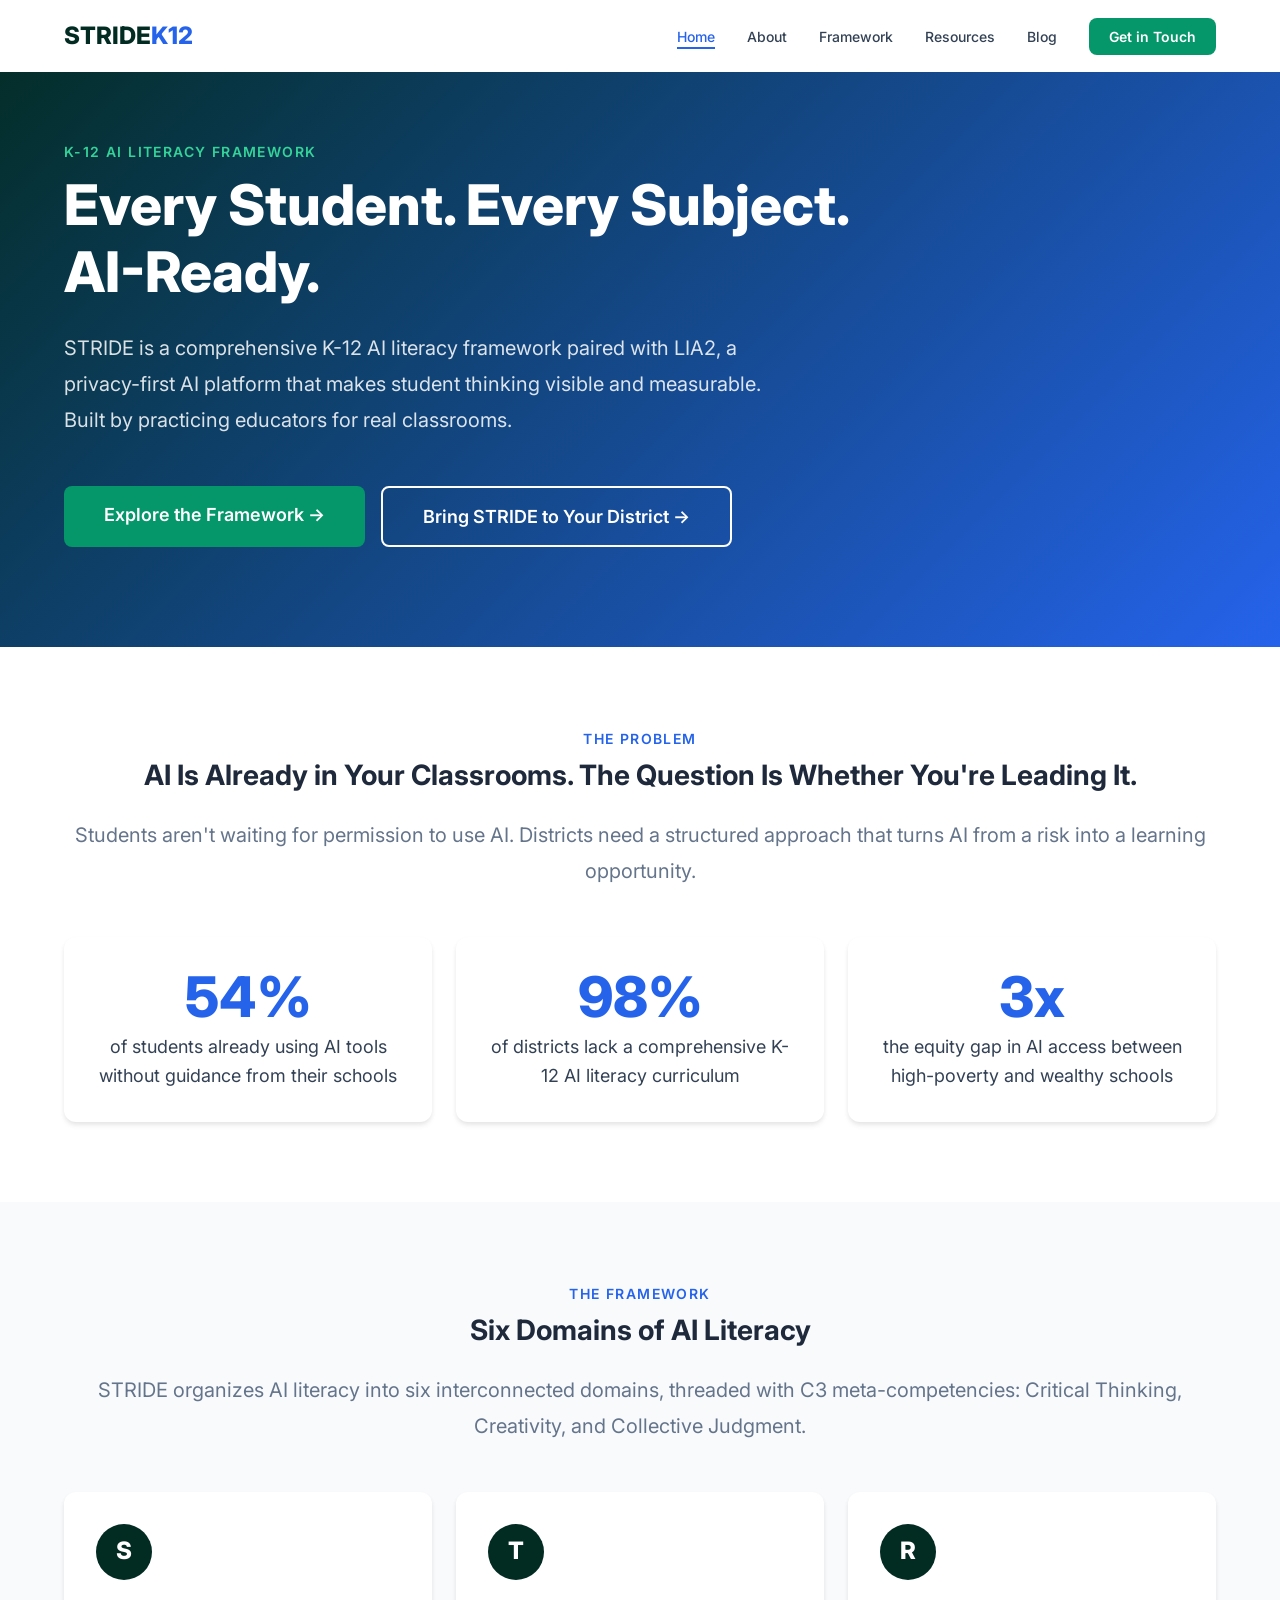
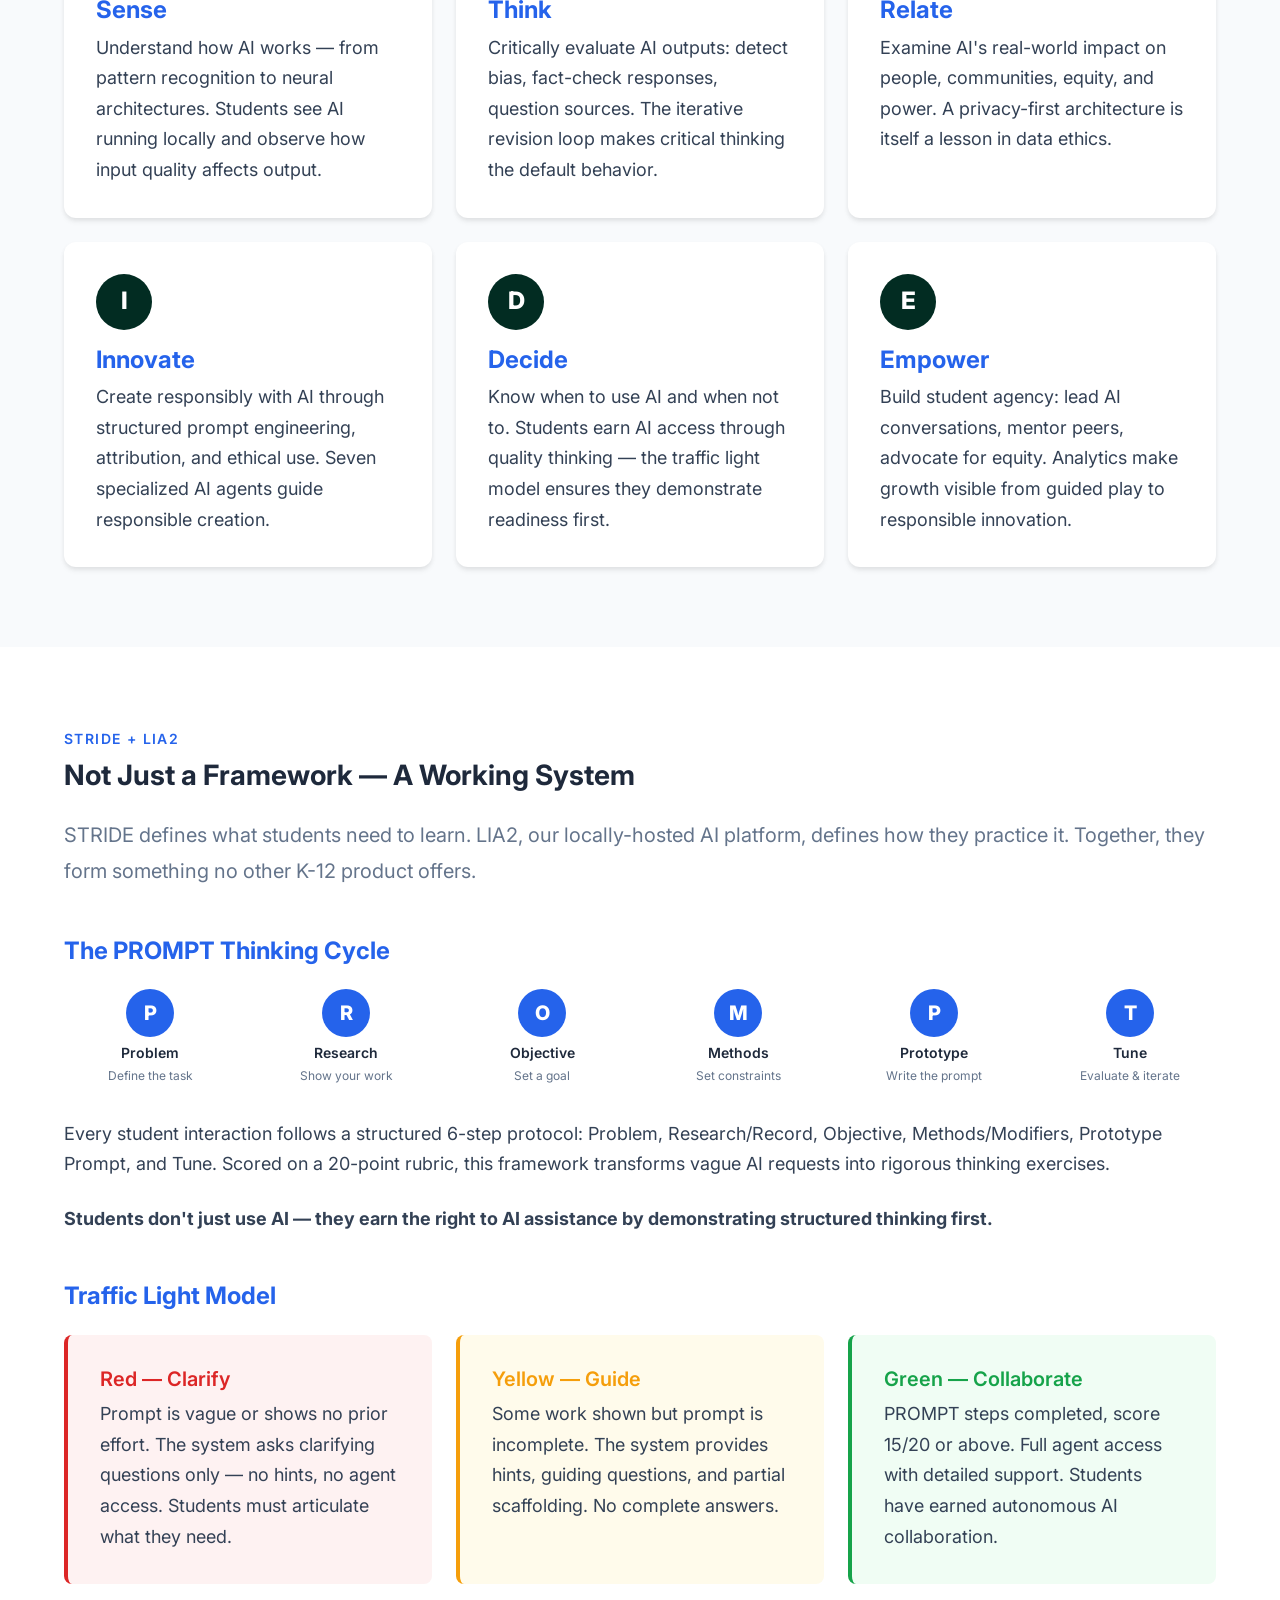
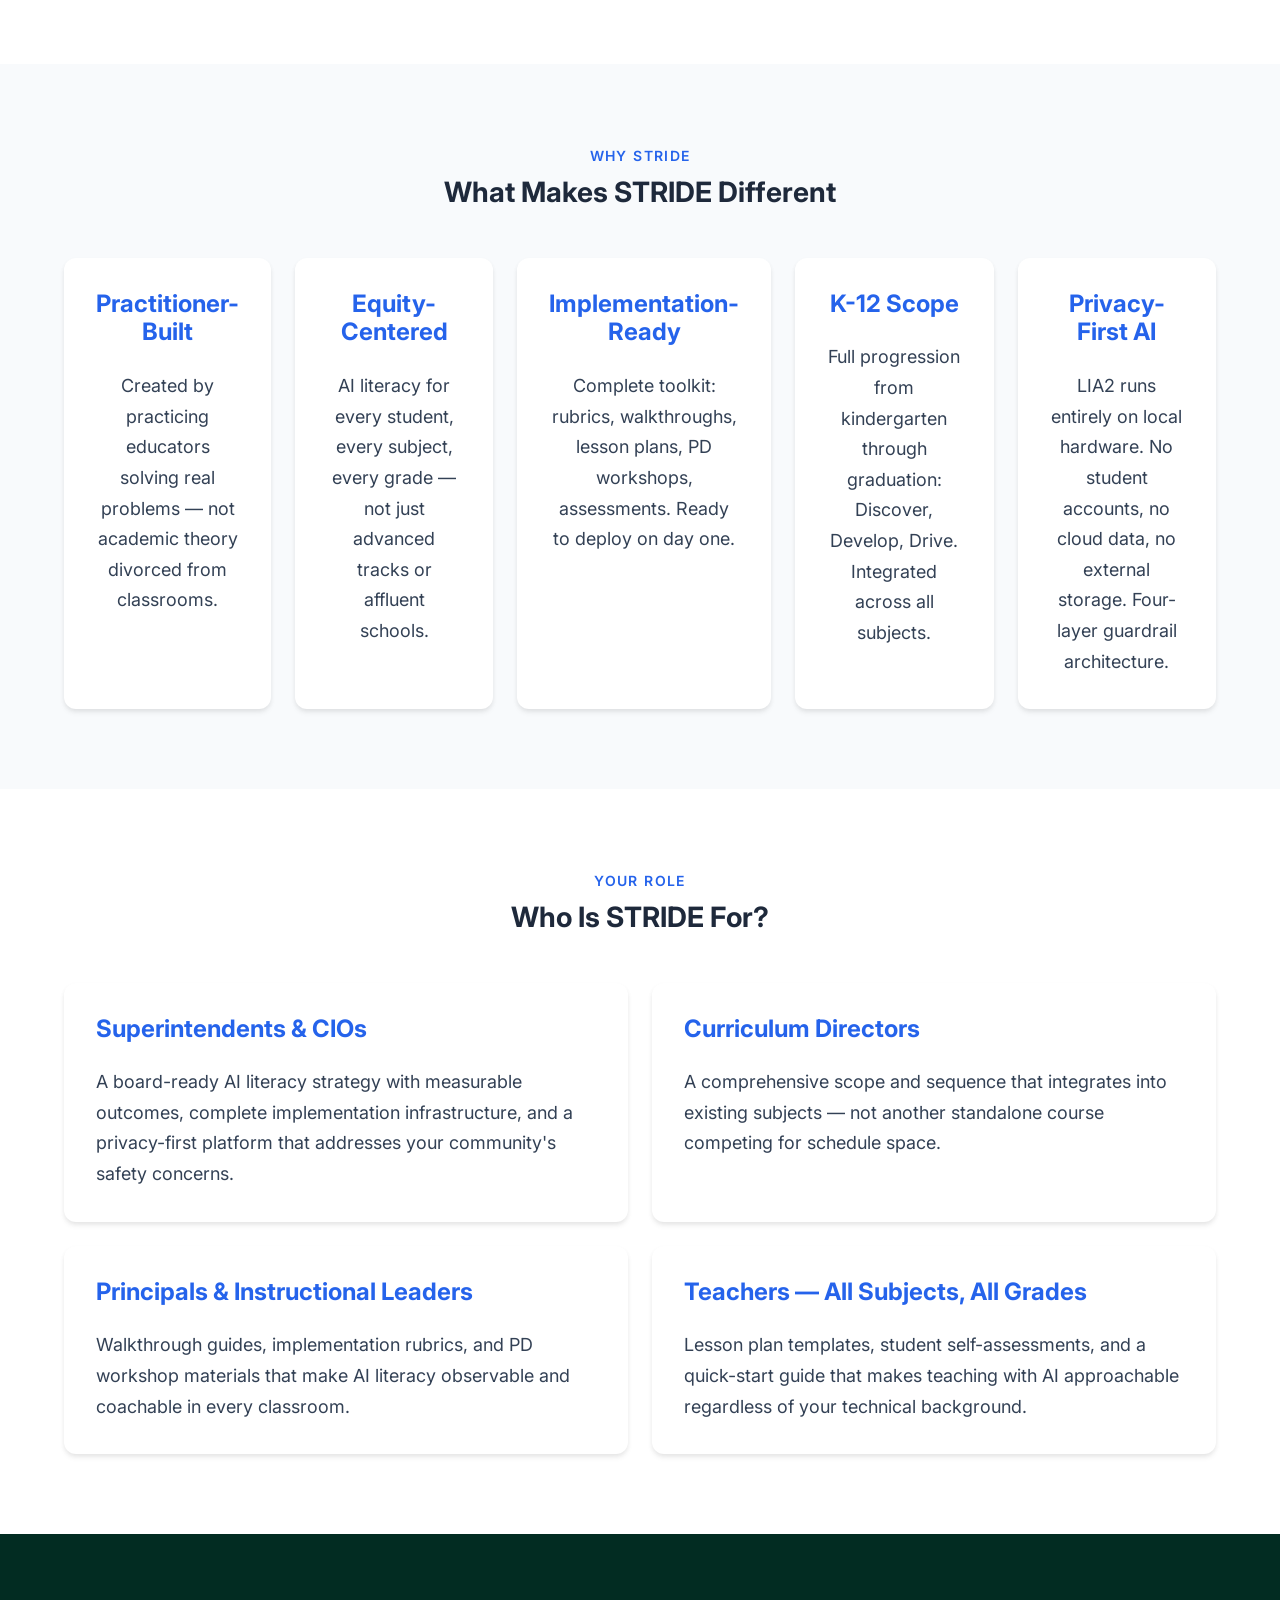
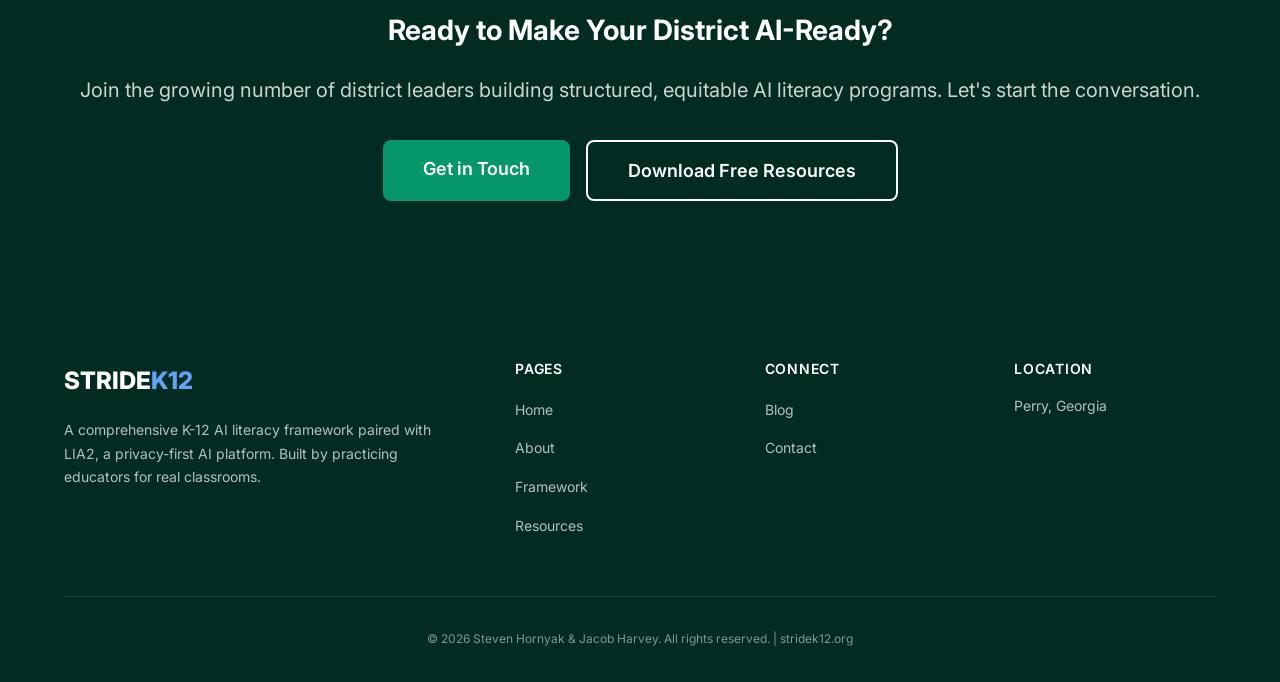
<file: index.html>
<!DOCTYPE html>
<html lang="en">
<head>
  <meta charset="UTF-8">
  <meta name="viewport" content="width=device-width, initial-scale=1.0">
  <title>STRIDE K-12 | AI Literacy Framework for Every Student, Every Subject</title>
  <meta name="description" content="STRIDE is a comprehensive K-12 AI literacy framework paired with LIA2, a privacy-first AI platform. Built by practicing educators for real classrooms.">
  <link rel="preconnect" href="https://fonts.googleapis.com">
  <link rel="preconnect" href="https://fonts.gstatic.com" crossorigin>
  <link href="https://fonts.googleapis.com/css2?family=Inter:wght@400;500;600;700;800&display=swap" rel="stylesheet">
  <link rel="stylesheet" href="css/style.css">
</head>
<body>

  <!-- Navigation -->
  <nav class="navbar">
    <div class="container">
      <a href="index.html" class="nav-brand"><span class="stride">STRIDE</span><span class="k12">K12</span></a>
      <button class="nav-toggle" aria-label="Toggle navigation">
        <span></span><span></span><span></span>
      </button>
      <ul class="nav-links">
        <li><a href="index.html" class="active">Home</a></li>
        <li><a href="about.html">About</a></li>
        <li><a href="framework.html">Framework</a></li>
        <li><a href="resources.html">Resources</a></li>
        <li><a href="blog.html">Blog</a></li>
        <li><a href="mailto:brightpathk12@gmail.com" class="nav-cta">Get in Touch</a></li>
      </ul>
    </div>
  </nav>

  <!-- Hero -->
  <section class="hero">
    <div class="container">
      <p class="section-label">K-12 AI Literacy Framework</p>
      <h1>Every Student. Every Subject. AI-Ready.</h1>
      <p class="lead">STRIDE is a comprehensive K-12 AI literacy framework paired with LIA2, a privacy-first AI platform that makes student thinking visible and measurable. Built by practicing educators for real classrooms.</p>
      <div class="hero-buttons">
        <a href="framework.html" class="btn btn-primary btn-lg">Explore the Framework &rarr;</a>
        <a href="mailto:brightpathk12@gmail.com" class="btn btn-secondary btn-lg">Bring STRIDE to Your District &rarr;</a>
      </div>
    </div>
  </section>

  <!-- The Problem -->
  <section class="section">
    <div class="container">
      <div class="text-center mb-2xl">
        <p class="section-label">The Problem</p>
        <h2>AI Is Already in Your Classrooms. The Question Is Whether You're Leading It.</h2>
        <p class="lead">Students aren't waiting for permission to use AI. Districts need a structured approach that turns AI from a risk into a learning opportunity.</p>
      </div>
      <div class="grid grid-3 fade-up">
        <div class="stat-card">
          <div class="stat-number">54%</div>
          <p class="stat-label">of students already using AI tools without guidance from their schools</p>
        </div>
        <div class="stat-card">
          <div class="stat-number">98%</div>
          <p class="stat-label">of districts lack a comprehensive K-12 AI literacy curriculum</p>
        </div>
        <div class="stat-card">
          <div class="stat-number">3x</div>
          <p class="stat-label">the equity gap in AI access between high-poverty and wealthy schools</p>
        </div>
      </div>
    </div>
  </section>

  <!-- Six Domains -->
  <section class="section section-gray">
    <div class="container">
      <div class="text-center mb-2xl">
        <p class="section-label">The Framework</p>
        <h2>Six Domains of AI Literacy</h2>
        <p class="lead">STRIDE organizes AI literacy into six interconnected domains, threaded with C3 meta-competencies: Critical Thinking, Creativity, and Collective Judgment.</p>
      </div>
      <div class="grid grid-3 fade-up">
        <div class="domain-card">
          <div class="domain-letter">S</div>
          <h3>Sense</h3>
          <p>Understand how AI works — from pattern recognition to neural architectures. Students see AI running locally and observe how input quality affects output.</p>
        </div>
        <div class="domain-card">
          <div class="domain-letter">T</div>
          <h3>Think</h3>
          <p>Critically evaluate AI outputs: detect bias, fact-check responses, question sources. The iterative revision loop makes critical thinking the default behavior.</p>
        </div>
        <div class="domain-card">
          <div class="domain-letter">R</div>
          <h3>Relate</h3>
          <p>Examine AI's real-world impact on people, communities, equity, and power. A privacy-first architecture is itself a lesson in data ethics.</p>
        </div>
        <div class="domain-card">
          <div class="domain-letter">I</div>
          <h3>Innovate</h3>
          <p>Create responsibly with AI through structured prompt engineering, attribution, and ethical use. Seven specialized AI agents guide responsible creation.</p>
        </div>
        <div class="domain-card">
          <div class="domain-letter">D</div>
          <h3>Decide</h3>
          <p>Know when to use AI and when not to. Students earn AI access through quality thinking — the traffic light model ensures they demonstrate readiness first.</p>
        </div>
        <div class="domain-card">
          <div class="domain-letter">E</div>
          <h3>Empower</h3>
          <p>Build student agency: lead AI conversations, mentor peers, advocate for equity. Analytics make growth visible from guided play to responsible innovation.</p>
        </div>
      </div>
    </div>
  </section>

  <!-- STRIDE + LIA2 -->
  <section class="section">
    <div class="container">
      <div class="mb-2xl">
        <p class="section-label">STRIDE + LIA2</p>
        <h2>Not Just a Framework — A Working System</h2>
        <p class="lead">STRIDE defines what students need to learn. LIA2, our locally-hosted AI platform, defines how they practice it. Together, they form something no other K-12 product offers.</p>
      </div>

      <div class="fade-up mb-2xl">
        <h3 class="mb-lg">The PROMPT Thinking Cycle</h3>
        <div class="prompt-steps mb-xl">
          <div class="prompt-step">
            <div class="step-letter">P</div>
            <h4>Problem</h4>
            <p>Define the task</p>
          </div>
          <div class="prompt-step">
            <div class="step-letter">R</div>
            <h4>Research</h4>
            <p>Show your work</p>
          </div>
          <div class="prompt-step">
            <div class="step-letter">O</div>
            <h4>Objective</h4>
            <p>Set a goal</p>
          </div>
          <div class="prompt-step">
            <div class="step-letter">M</div>
            <h4>Methods</h4>
            <p>Set constraints</p>
          </div>
          <div class="prompt-step">
            <div class="step-letter">P</div>
            <h4>Prototype</h4>
            <p>Write the prompt</p>
          </div>
          <div class="prompt-step">
            <div class="step-letter">T</div>
            <h4>Tune</h4>
            <p>Evaluate &amp; iterate</p>
          </div>
        </div>
        <p>Every student interaction follows a structured 6-step protocol: Problem, Research/Record, Objective, Methods/Modifiers, Prototype Prompt, and Tune. Scored on a 20-point rubric, this framework transforms vague AI requests into rigorous thinking exercises.</p>
        <p class="mt-lg"><strong>Students don't just use AI — they earn the right to AI assistance by demonstrating structured thinking first.</strong></p>
      </div>

      <div class="fade-up">
        <h3 class="mb-lg">Traffic Light Model</h3>
        <div class="traffic-light">
          <div class="traffic-item traffic-red">
            <h4>Red — Clarify</h4>
            <p>Prompt is vague or shows no prior effort. The system asks clarifying questions only — no hints, no agent access. Students must articulate what they need.</p>
          </div>
          <div class="traffic-item traffic-yellow">
            <h4>Yellow — Guide</h4>
            <p>Some work shown but prompt is incomplete. The system provides hints, guiding questions, and partial scaffolding. No complete answers.</p>
          </div>
          <div class="traffic-item traffic-green">
            <h4>Green — Collaborate</h4>
            <p>PROMPT steps completed, score 15/20 or above. Full agent access with detailed support. Students have earned autonomous AI collaboration.</p>
          </div>
        </div>
      </div>
    </div>
  </section>

  <!-- What Makes STRIDE Different -->
  <section class="section section-gray">
    <div class="container">
      <div class="text-center mb-2xl">
        <p class="section-label">Why STRIDE</p>
        <h2>What Makes STRIDE Different</h2>
      </div>
      <div class="grid grid-5 fade-up">
        <div class="card text-center">
          <h3>Practitioner-Built</h3>
          <p>Created by practicing educators solving real problems — not academic theory divorced from classrooms.</p>
        </div>
        <div class="card text-center">
          <h3>Equity-Centered</h3>
          <p>AI literacy for every student, every subject, every grade — not just advanced tracks or affluent schools.</p>
        </div>
        <div class="card text-center">
          <h3>Implementation-Ready</h3>
          <p>Complete toolkit: rubrics, walkthroughs, lesson plans, PD workshops, assessments. Ready to deploy on day one.</p>
        </div>
        <div class="card text-center">
          <h3>K-12 Scope</h3>
          <p>Full progression from kindergarten through graduation: Discover, Develop, Drive. Integrated across all subjects.</p>
        </div>
        <div class="card text-center">
          <h3>Privacy-First AI</h3>
          <p>LIA2 runs entirely on local hardware. No student accounts, no cloud data, no external storage. Four-layer guardrail architecture.</p>
        </div>
      </div>
    </div>
  </section>

  <!-- Who Is STRIDE For? -->
  <section class="section">
    <div class="container">
      <div class="text-center mb-2xl">
        <p class="section-label">Your Role</p>
        <h2>Who Is STRIDE For?</h2>
      </div>
      <div class="grid grid-2 fade-up">
        <div class="card">
          <h3>Superintendents &amp; CIOs</h3>
          <p>A board-ready AI literacy strategy with measurable outcomes, complete implementation infrastructure, and a privacy-first platform that addresses your community's safety concerns.</p>
        </div>
        <div class="card">
          <h3>Curriculum Directors</h3>
          <p>A comprehensive scope and sequence that integrates into existing subjects — not another standalone course competing for schedule space.</p>
        </div>
        <div class="card">
          <h3>Principals &amp; Instructional Leaders</h3>
          <p>Walkthrough guides, implementation rubrics, and PD workshop materials that make AI literacy observable and coachable in every classroom.</p>
        </div>
        <div class="card">
          <h3>Teachers — All Subjects, All Grades</h3>
          <p>Lesson plan templates, student self-assessments, and a quick-start guide that makes teaching with AI approachable regardless of your technical background.</p>
        </div>
      </div>
    </div>
  </section>

  <!-- CTA -->
  <section class="section section-navy">
    <div class="container text-center">
      <h2>Ready to Make Your District AI-Ready?</h2>
      <p class="lead">Join the growing number of district leaders building structured, equitable AI literacy programs. Let's start the conversation.</p>
      <div class="hero-buttons" style="justify-content: center;">
        <a href="mailto:brightpathk12@gmail.com" class="btn btn-primary btn-lg">Get in Touch</a>
        <a href="resources.html" class="btn btn-secondary btn-lg">Download Free Resources</a>
      </div>
    </div>
  </section>

  <!-- Footer -->
  <footer class="footer">
    <div class="container">
      <div class="footer-grid">
        <div>
          <div class="footer-brand"><span class="stride">STRIDE</span><span class="k12">K12</span></div>
          <p>A comprehensive K-12 AI literacy framework paired with LIA2, a privacy-first AI platform. Built by practicing educators for real classrooms.</p>
        </div>
        <div>
          <h4>Pages</h4>
          <ul class="footer-links">
            <li><a href="index.html">Home</a></li>
            <li><a href="about.html">About</a></li>
            <li><a href="framework.html">Framework</a></li>
            <li><a href="resources.html">Resources</a></li>
          </ul>
        </div>
        <div>
          <h4>Connect</h4>
          <ul class="footer-links">
            <li><a href="blog.html">Blog</a></li>
            <li><a href="mailto:brightpathk12@gmail.com">Contact</a></li>
          </ul>
        </div>
        <div>
          <h4>Location</h4>
          <p>Perry, Georgia</p>
        </div>
      </div>
      <div class="footer-bottom">
        &copy; 2026 Steven Hornyak &amp; Jacob Harvey. All rights reserved. | stridek12.org
      </div>
    </div>
  </footer>

  <script src="js/main.js"></script>
</body>
</html>
</file>
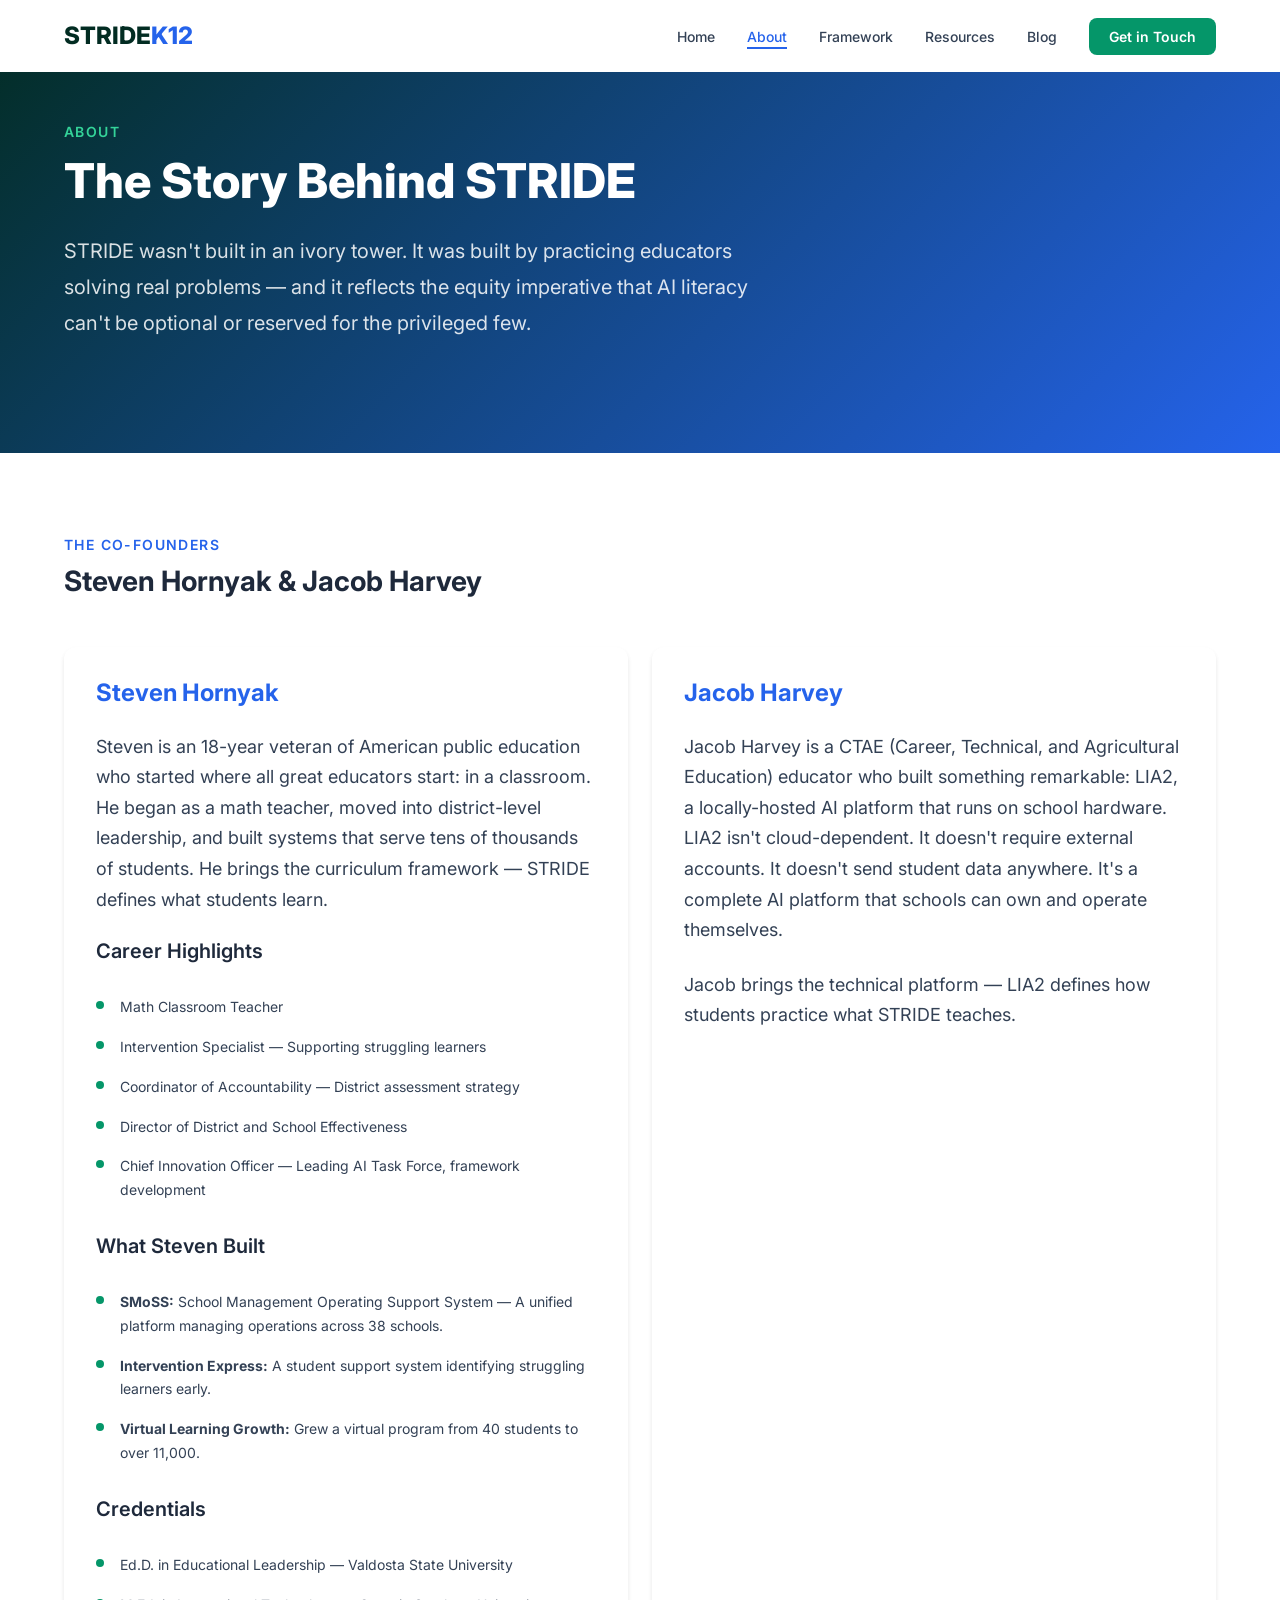
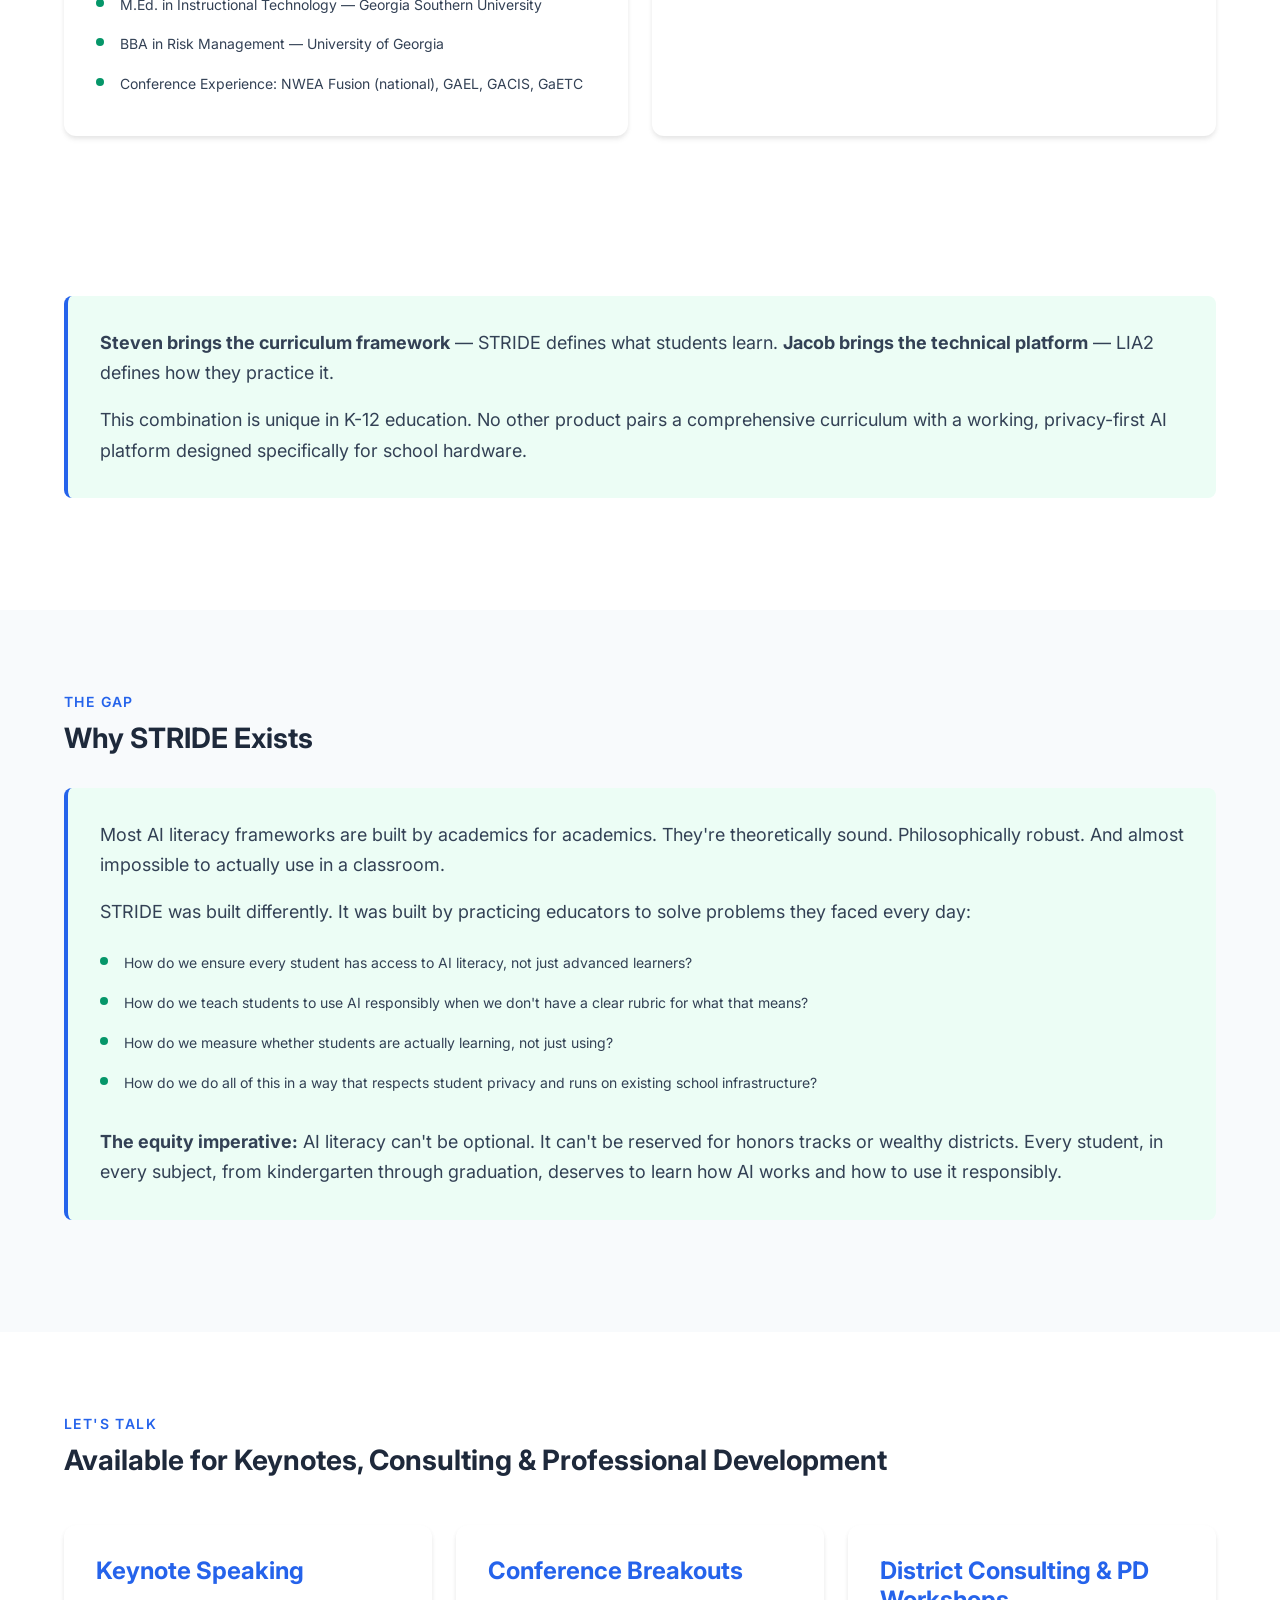
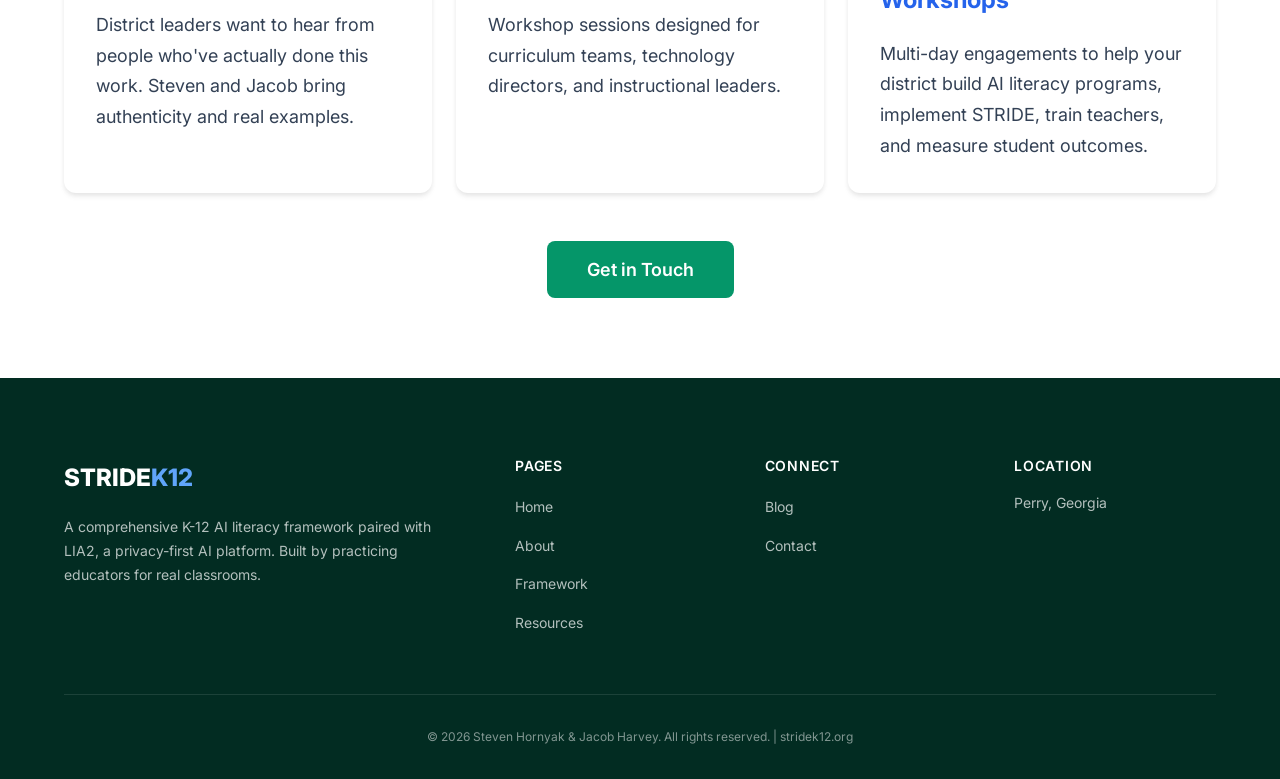
<file: about.html>
<!DOCTYPE html>
<html lang="en">
<head>
  <meta charset="UTF-8">
  <meta name="viewport" content="width=device-width, initial-scale=1.0">
  <title>About STRIDE K-12 | Built by Practicing Educators</title>
  <meta name="description" content="Learn the story behind STRIDE: a K-12 AI literacy framework built by educators Steven Hornyak and Jacob Harvey.">
  <link rel="preconnect" href="https://fonts.googleapis.com">
  <link rel="preconnect" href="https://fonts.gstatic.com" crossorigin>
  <link href="https://fonts.googleapis.com/css2?family=Inter:wght@400;500;600;700;800&display=swap" rel="stylesheet">
  <link rel="stylesheet" href="css/style.css">
</head>
<body>

  <!-- Navigation -->
  <nav class="navbar">
    <div class="container">
      <a href="index.html" class="nav-brand"><span class="stride">STRIDE</span><span class="k12">K12</span></a>
      <button class="nav-toggle" aria-label="Toggle navigation">
        <span></span><span></span><span></span>
      </button>
      <ul class="nav-links">
        <li><a href="index.html">Home</a></li>
        <li><a href="about.html" class="active">About</a></li>
        <li><a href="framework.html">Framework</a></li>
        <li><a href="resources.html">Resources</a></li>
        <li><a href="blog.html">Blog</a></li>
        <li><a href="mailto:brightpathk12@gmail.com" class="nav-cta">Get in Touch</a></li>
      </ul>
    </div>
  </nav>

  <!-- Page Header -->
  <section class="page-header">
    <div class="container">
      <p class="section-label">About</p>
      <h1>The Story Behind STRIDE</h1>
      <p class="lead">STRIDE wasn't built in an ivory tower. It was built by practicing educators solving real problems — and it reflects the equity imperative that AI literacy can't be optional or reserved for the privileged few.</p>
    </div>
  </section>

  <!-- Co-Founders -->
  <section class="section">
    <div class="container">
      <p class="section-label">The Co-Founders</p>
      <h2 class="mb-2xl">Steven Hornyak &amp; Jacob Harvey</h2>
      <div class="grid grid-2 fade-up">
        <!-- Steven -->
        <div class="card">
          <h3>Steven Hornyak</h3>
          <p class="mb-lg">Steven is an 18-year veteran of American public education who started where all great educators start: in a classroom. He began as a math teacher, moved into district-level leadership, and built systems that serve tens of thousands of students. He brings the curriculum framework — STRIDE defines what students learn.</p>

          <h4>Career Highlights</h4>
          <ul class="highlight-list mb-lg">
            <li>Math Classroom Teacher</li>
            <li>Intervention Specialist — Supporting struggling learners</li>
            <li>Coordinator of Accountability — District assessment strategy</li>
            <li>Director of District and School Effectiveness</li>
            <li>Chief Innovation Officer — Leading AI Task Force, framework development</li>
          </ul>

          <h4>What Steven Built</h4>
          <ul class="highlight-list mb-lg">
            <li><strong>SMoSS:</strong> School Management Operating Support System — A unified platform managing operations across 38 schools.</li>
            <li><strong>Intervention Express:</strong> A student support system identifying struggling learners early.</li>
            <li><strong>Virtual Learning Growth:</strong> Grew a virtual program from 40 students to over 11,000.</li>
          </ul>

          <h4>Credentials</h4>
          <ul class="credential-list">
            <li>Ed.D. in Educational Leadership — Valdosta State University</li>
            <li>M.Ed. in Instructional Technology — Georgia Southern University</li>
            <li>BBA in Risk Management — University of Georgia</li>
            <li>Conference Experience: NWEA Fusion (national), GAEL, GACIS, GaETC</li>
          </ul>
        </div>

        <!-- Jacob -->
        <div class="card">
          <h3>Jacob Harvey</h3>
          <p class="mb-lg">Jacob Harvey is a CTAE (Career, Technical, and Agricultural Education) educator who built something remarkable: LIA2, a locally-hosted AI platform that runs on school hardware. LIA2 isn't cloud-dependent. It doesn't require external accounts. It doesn't send student data anywhere. It's a complete AI platform that schools can own and operate themselves.</p>
          <p>Jacob brings the technical platform — LIA2 defines how students practice what STRIDE teaches.</p>
        </div>
      </div>
    </div>
  </section>

  <!-- The Partnership -->
  <section class="section">
    <div class="container fade-up">
      <div class="callout">
        <p><strong>Steven brings the curriculum framework</strong> — STRIDE defines what students learn. <strong>Jacob brings the technical platform</strong> — LIA2 defines how they practice it.</p>
        <p>This combination is unique in K-12 education. No other product pairs a comprehensive curriculum with a working, privacy-first AI platform designed specifically for school hardware.</p>
      </div>
    </div>
  </section>

  <!-- Why STRIDE Exists -->
  <section class="section section-gray">
    <div class="container">
      <p class="section-label">The Gap</p>
      <h2 class="mb-xl">Why STRIDE Exists</h2>
      <div class="callout fade-up">
        <p class="mb-lg">Most AI literacy frameworks are built by academics for academics. They're theoretically sound. Philosophically robust. And almost impossible to actually use in a classroom.</p>
        <p class="mb-lg">STRIDE was built differently. It was built by practicing educators to solve problems they faced every day:</p>
        <ul class="highlight-list mb-lg">
          <li>How do we ensure every student has access to AI literacy, not just advanced learners?</li>
          <li>How do we teach students to use AI responsibly when we don't have a clear rubric for what that means?</li>
          <li>How do we measure whether students are actually learning, not just using?</li>
          <li>How do we do all of this in a way that respects student privacy and runs on existing school infrastructure?</li>
        </ul>
        <p><strong>The equity imperative:</strong> AI literacy can't be optional. It can't be reserved for honors tracks or wealthy districts. Every student, in every subject, from kindergarten through graduation, deserves to learn how AI works and how to use it responsibly.</p>
      </div>
    </div>
  </section>

  <!-- Speaking & Consulting -->
  <section class="section">
    <div class="container">
      <p class="section-label">Let's Talk</p>
      <h2 class="mb-2xl">Available for Keynotes, Consulting &amp; Professional Development</h2>
      <div class="grid grid-3 fade-up mb-2xl">
        <div class="card">
          <h3>Keynote Speaking</h3>
          <p>District leaders want to hear from people who've actually done this work. Steven and Jacob bring authenticity and real examples.</p>
        </div>
        <div class="card">
          <h3>Conference Breakouts</h3>
          <p>Workshop sessions designed for curriculum teams, technology directors, and instructional leaders.</p>
        </div>
        <div class="card">
          <h3>District Consulting &amp; PD Workshops</h3>
          <p>Multi-day engagements to help your district build AI literacy programs, implement STRIDE, train teachers, and measure student outcomes.</p>
        </div>
      </div>
      <div class="text-center">
        <a href="mailto:brightpathk12@gmail.com" class="btn btn-primary btn-lg">Get in Touch</a>
      </div>
    </div>
  </section>

  <!-- Footer -->
  <footer class="footer">
    <div class="container">
      <div class="footer-grid">
        <div>
          <div class="footer-brand"><span class="stride">STRIDE</span><span class="k12">K12</span></div>
          <p>A comprehensive K-12 AI literacy framework paired with LIA2, a privacy-first AI platform. Built by practicing educators for real classrooms.</p>
        </div>
        <div>
          <h4>Pages</h4>
          <ul class="footer-links">
            <li><a href="index.html">Home</a></li>
            <li><a href="about.html">About</a></li>
            <li><a href="framework.html">Framework</a></li>
            <li><a href="resources.html">Resources</a></li>
          </ul>
        </div>
        <div>
          <h4>Connect</h4>
          <ul class="footer-links">
            <li><a href="blog.html">Blog</a></li>
            <li><a href="mailto:brightpathk12@gmail.com">Contact</a></li>
          </ul>
        </div>
        <div>
          <h4>Location</h4>
          <p>Perry, Georgia</p>
        </div>
      </div>
      <div class="footer-bottom">
        &copy; 2026 Steven Hornyak &amp; Jacob Harvey. All rights reserved. | stridek12.org
      </div>
    </div>
  </footer>

  <script src="js/main.js"></script>
</body>
</html>
</file>
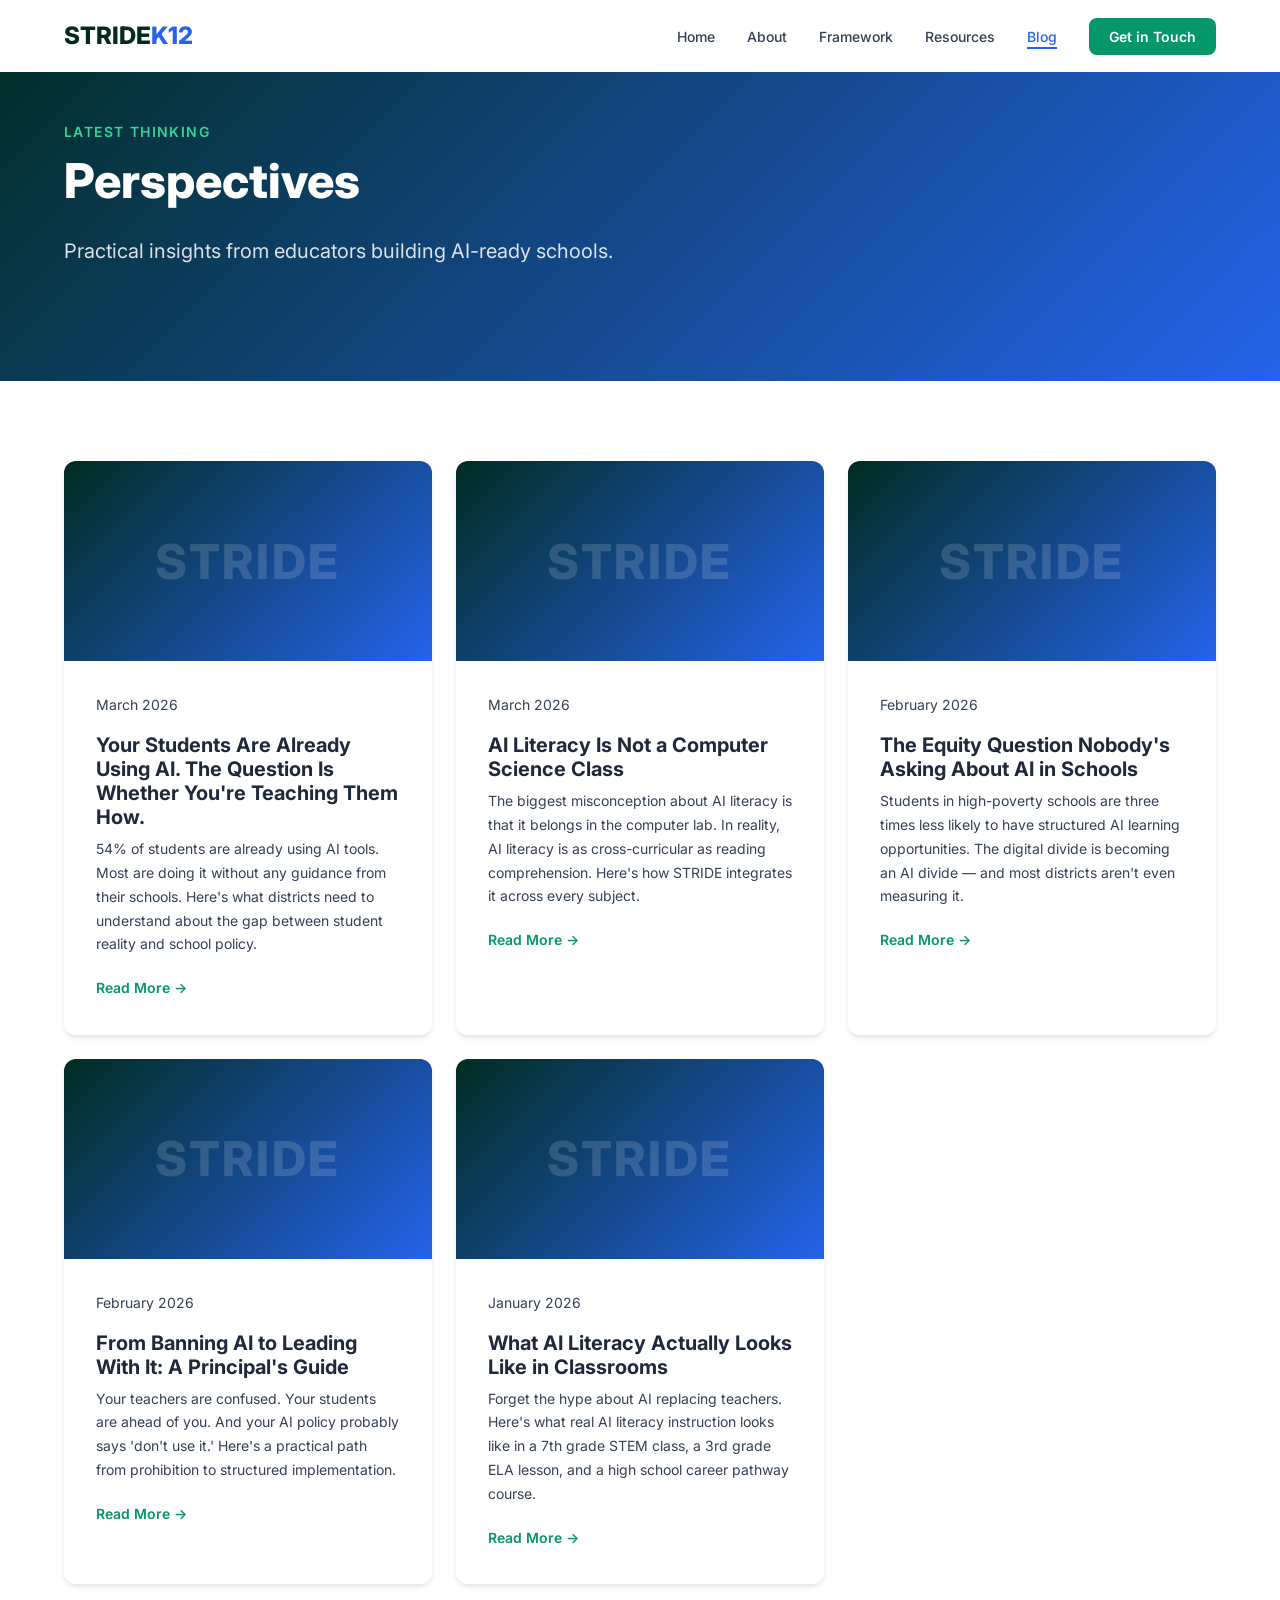
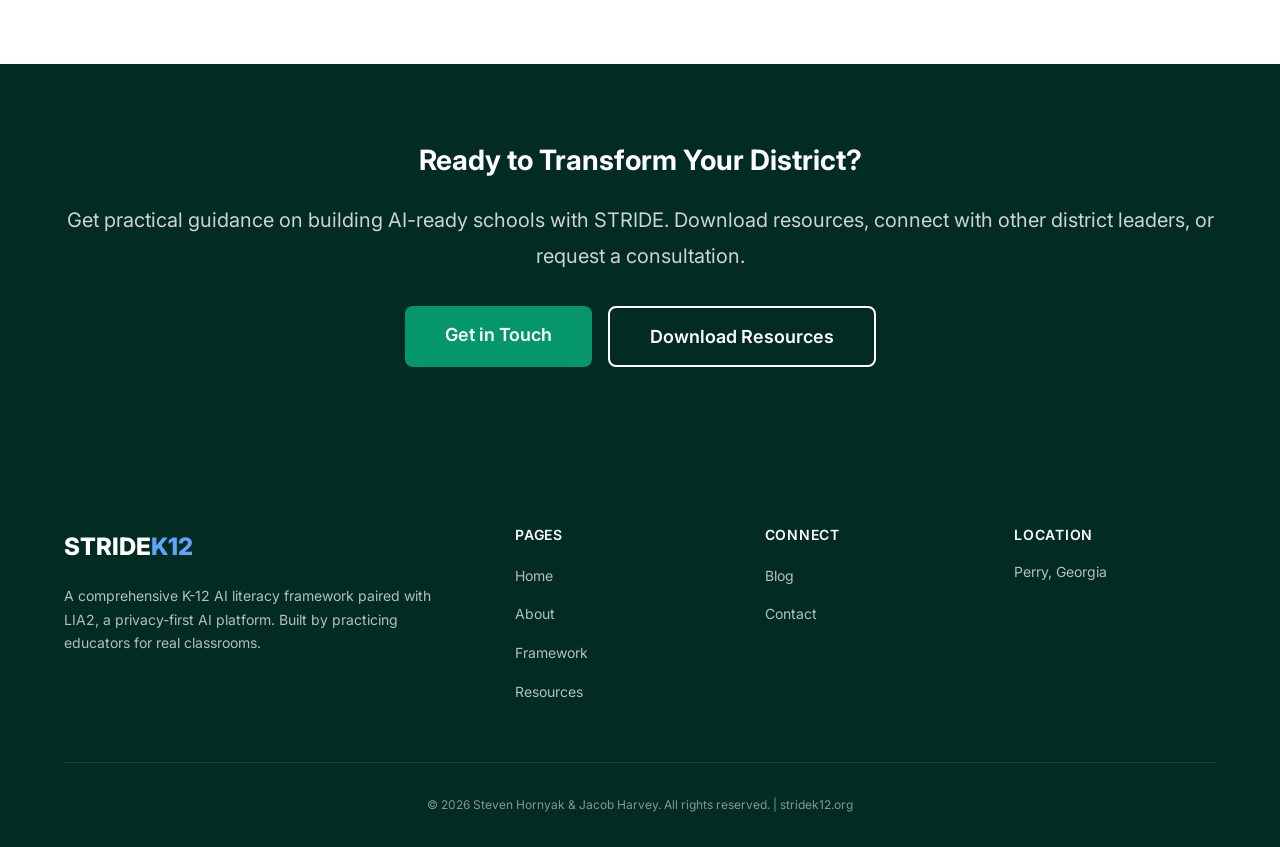
<file: blog.html>
<!DOCTYPE html>
<html lang="en">
<head>
  <meta charset="UTF-8">
  <meta name="viewport" content="width=device-width, initial-scale=1.0">
  <title>Perspectives | STRIDE K-12</title>
  <meta name="description" content="Practical insights from educators building AI-ready schools. Articles on AI literacy, equity, implementation, and classroom practice.">
  <link rel="preconnect" href="https://fonts.googleapis.com">
  <link rel="preconnect" href="https://fonts.gstatic.com" crossorigin>
  <link href="https://fonts.googleapis.com/css2?family=Inter:wght@400;500;600;700;800&display=swap" rel="stylesheet">
  <link rel="stylesheet" href="css/style.css">
</head>
<body>

  <!-- Navigation -->
  <nav class="navbar">
    <div class="container">
      <a href="index.html" class="nav-brand"><span class="stride">STRIDE</span><span class="k12">K12</span></a>
      <button class="nav-toggle" aria-label="Toggle navigation">
        <span></span><span></span><span></span>
      </button>
      <ul class="nav-links">
        <li><a href="index.html">Home</a></li>
        <li><a href="about.html">About</a></li>
        <li><a href="framework.html">Framework</a></li>
        <li><a href="resources.html">Resources</a></li>
        <li><a href="blog.html" class="active">Blog</a></li>
        <li><a href="mailto:brightpathk12@gmail.com" class="nav-cta">Get in Touch</a></li>
      </ul>
    </div>
  </nav>

  <!-- Page Header -->
  <section class="page-header">
    <div class="container">
      <p class="section-label">Latest Thinking</p>
      <h1>Perspectives</h1>
      <p class="lead">Practical insights from educators building AI-ready schools.</p>
    </div>
  </section>

  <!-- Blog Posts Grid -->
  <section class="section">
    <div class="container">
      <div class="grid grid-3 fade-up">

        <a href="#" class="blog-card">
          <div class="blog-card-image">
            <span class="blog-card-image-text">STRIDE</span>
          </div>
          <div class="blog-card-body">
            <p class="blog-card-meta">March 2026</p>
            <h3>Your Students Are Already Using AI. The Question Is Whether You're Teaching Them How.</h3>
            <p>54% of students are already using AI tools. Most are doing it without any guidance from their schools. Here's what districts need to understand about the gap between student reality and school policy.</p>
            <span class="read-more">Read More &rarr;</span>
          </div>
        </a>

        <a href="#" class="blog-card">
          <div class="blog-card-image">
            <span class="blog-card-image-text">STRIDE</span>
          </div>
          <div class="blog-card-body">
            <p class="blog-card-meta">March 2026</p>
            <h3>AI Literacy Is Not a Computer Science Class</h3>
            <p>The biggest misconception about AI literacy is that it belongs in the computer lab. In reality, AI literacy is as cross-curricular as reading comprehension. Here's how STRIDE integrates it across every subject.</p>
            <span class="read-more">Read More &rarr;</span>
          </div>
        </a>

        <a href="#" class="blog-card">
          <div class="blog-card-image">
            <span class="blog-card-image-text">STRIDE</span>
          </div>
          <div class="blog-card-body">
            <p class="blog-card-meta">February 2026</p>
            <h3>The Equity Question Nobody's Asking About AI in Schools</h3>
            <p>Students in high-poverty schools are three times less likely to have structured AI learning opportunities. The digital divide is becoming an AI divide — and most districts aren't even measuring it.</p>
            <span class="read-more">Read More &rarr;</span>
          </div>
        </a>

        <a href="#" class="blog-card">
          <div class="blog-card-image">
            <span class="blog-card-image-text">STRIDE</span>
          </div>
          <div class="blog-card-body">
            <p class="blog-card-meta">February 2026</p>
            <h3>From Banning AI to Leading With It: A Principal's Guide</h3>
            <p>Your teachers are confused. Your students are ahead of you. And your AI policy probably says 'don't use it.' Here's a practical path from prohibition to structured implementation.</p>
            <span class="read-more">Read More &rarr;</span>
          </div>
        </a>

        <a href="#" class="blog-card">
          <div class="blog-card-image">
            <span class="blog-card-image-text">STRIDE</span>
          </div>
          <div class="blog-card-body">
            <p class="blog-card-meta">January 2026</p>
            <h3>What AI Literacy Actually Looks Like in Classrooms</h3>
            <p>Forget the hype about AI replacing teachers. Here's what real AI literacy instruction looks like in a 7th grade STEM class, a 3rd grade ELA lesson, and a high school career pathway course.</p>
            <span class="read-more">Read More &rarr;</span>
          </div>
        </a>

      </div>
    </div>
  </section>

  <!-- CTA -->
  <section class="section section-navy">
    <div class="container text-center">
      <h2>Ready to Transform Your District?</h2>
      <p class="lead">Get practical guidance on building AI-ready schools with STRIDE. Download resources, connect with other district leaders, or request a consultation.</p>
      <div class="hero-buttons" style="justify-content: center;">
        <a href="mailto:brightpathk12@gmail.com" class="btn btn-primary btn-lg">Get in Touch</a>
        <a href="resources.html" class="btn btn-secondary btn-lg">Download Resources</a>
      </div>
    </div>
  </section>

  <!-- Footer -->
  <footer class="footer">
    <div class="container">
      <div class="footer-grid">
        <div>
          <div class="footer-brand"><span class="stride">STRIDE</span><span class="k12">K12</span></div>
          <p>A comprehensive K-12 AI literacy framework paired with LIA2, a privacy-first AI platform. Built by practicing educators for real classrooms.</p>
        </div>
        <div>
          <h4>Pages</h4>
          <ul class="footer-links">
            <li><a href="index.html">Home</a></li>
            <li><a href="about.html">About</a></li>
            <li><a href="framework.html">Framework</a></li>
            <li><a href="resources.html">Resources</a></li>
          </ul>
        </div>
        <div>
          <h4>Connect</h4>
          <ul class="footer-links">
            <li><a href="blog.html">Blog</a></li>
            <li><a href="mailto:brightpathk12@gmail.com">Contact</a></li>
          </ul>
        </div>
        <div>
          <h4>Location</h4>
          <p>Perry, Georgia</p>
        </div>
      </div>
      <div class="footer-bottom">
        &copy; 2026 Steven Hornyak &amp; Jacob Harvey. All rights reserved. | stridek12.org
      </div>
    </div>
  </footer>

  <script src="js/main.js"></script>
</body>
</html>
</file>
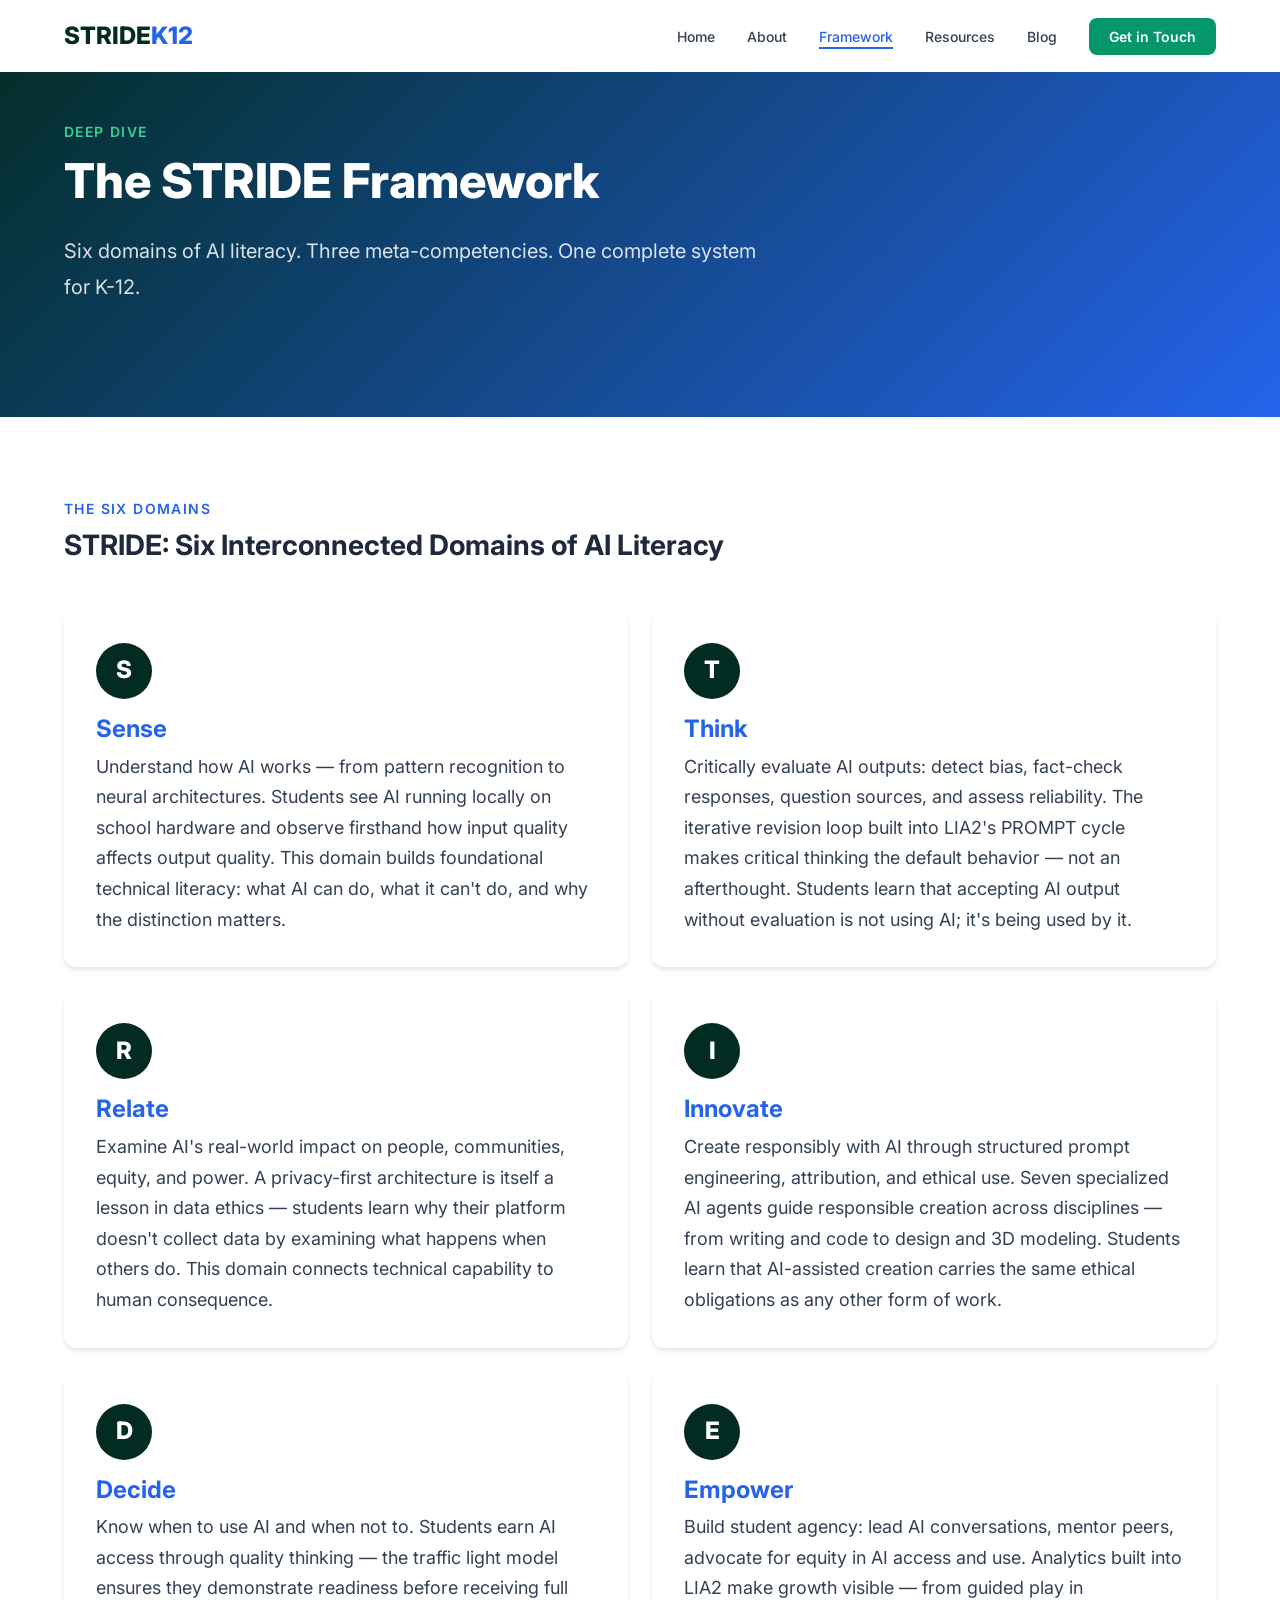
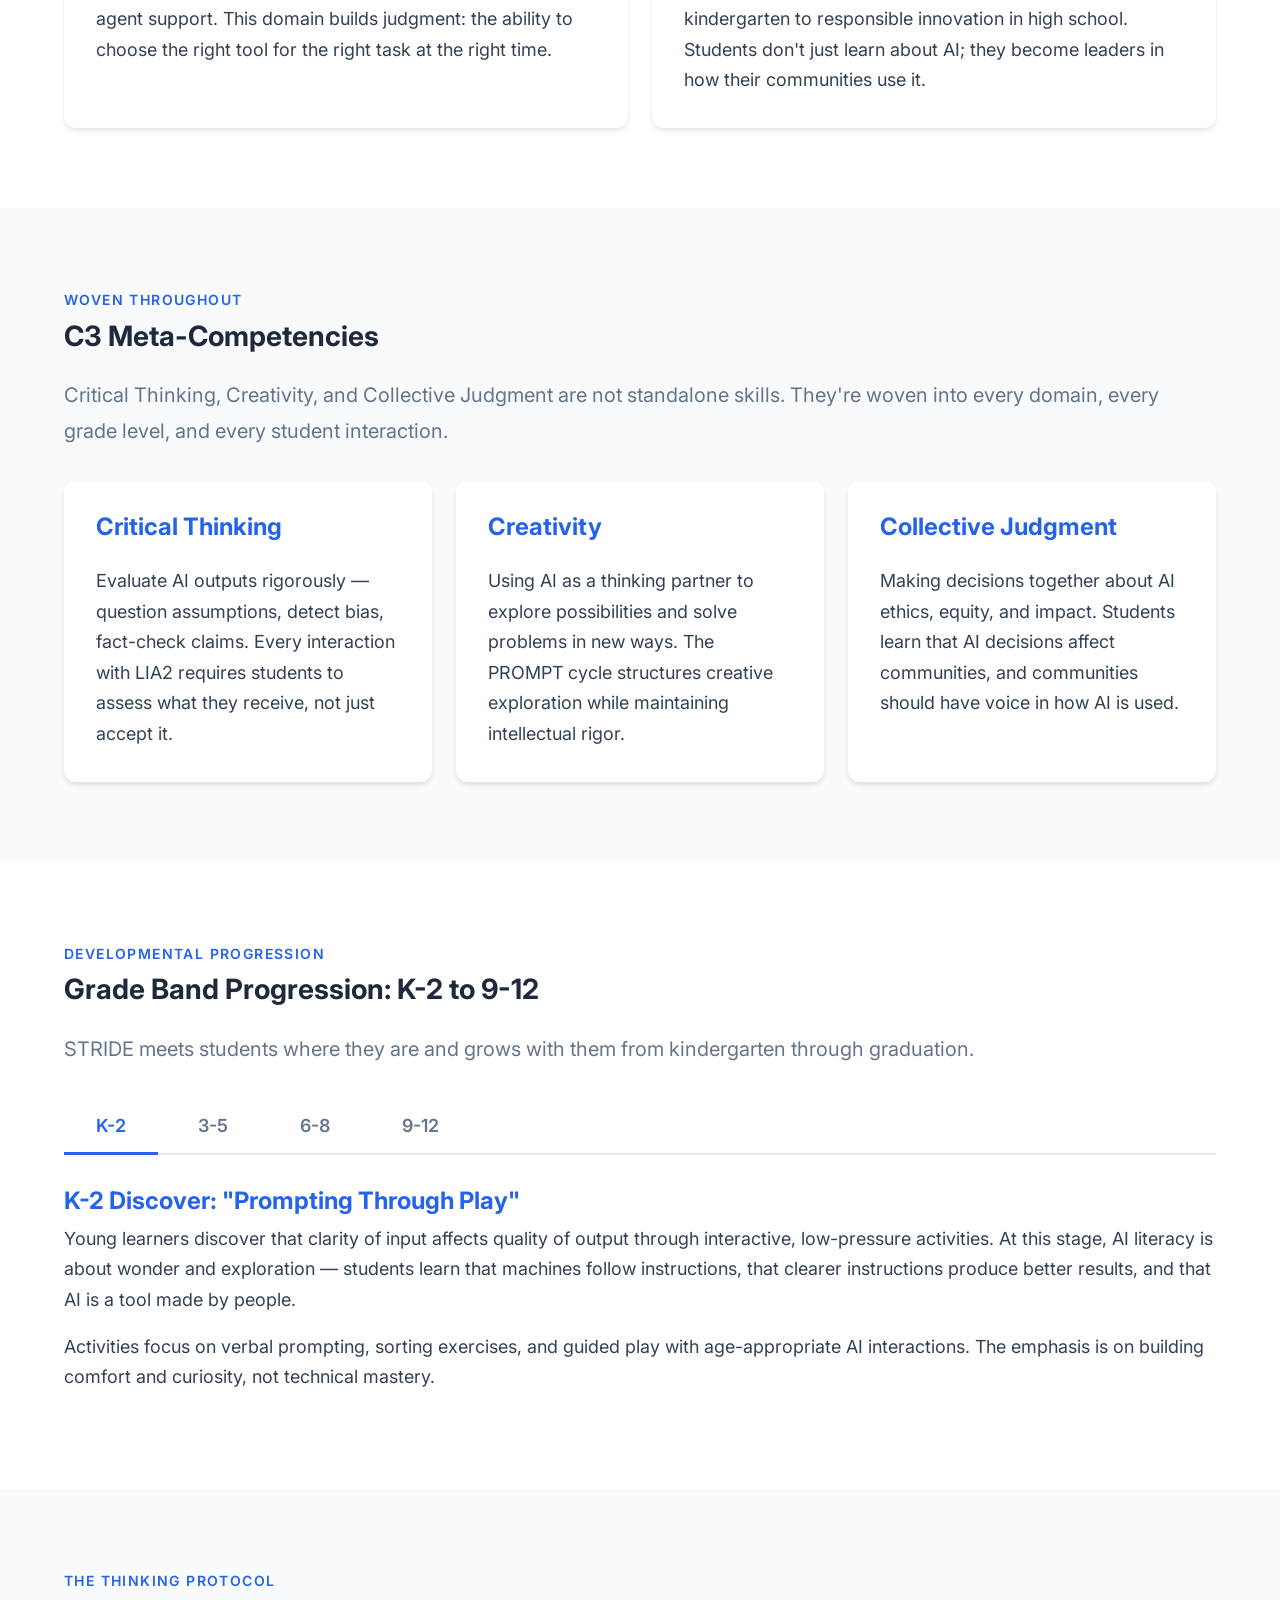
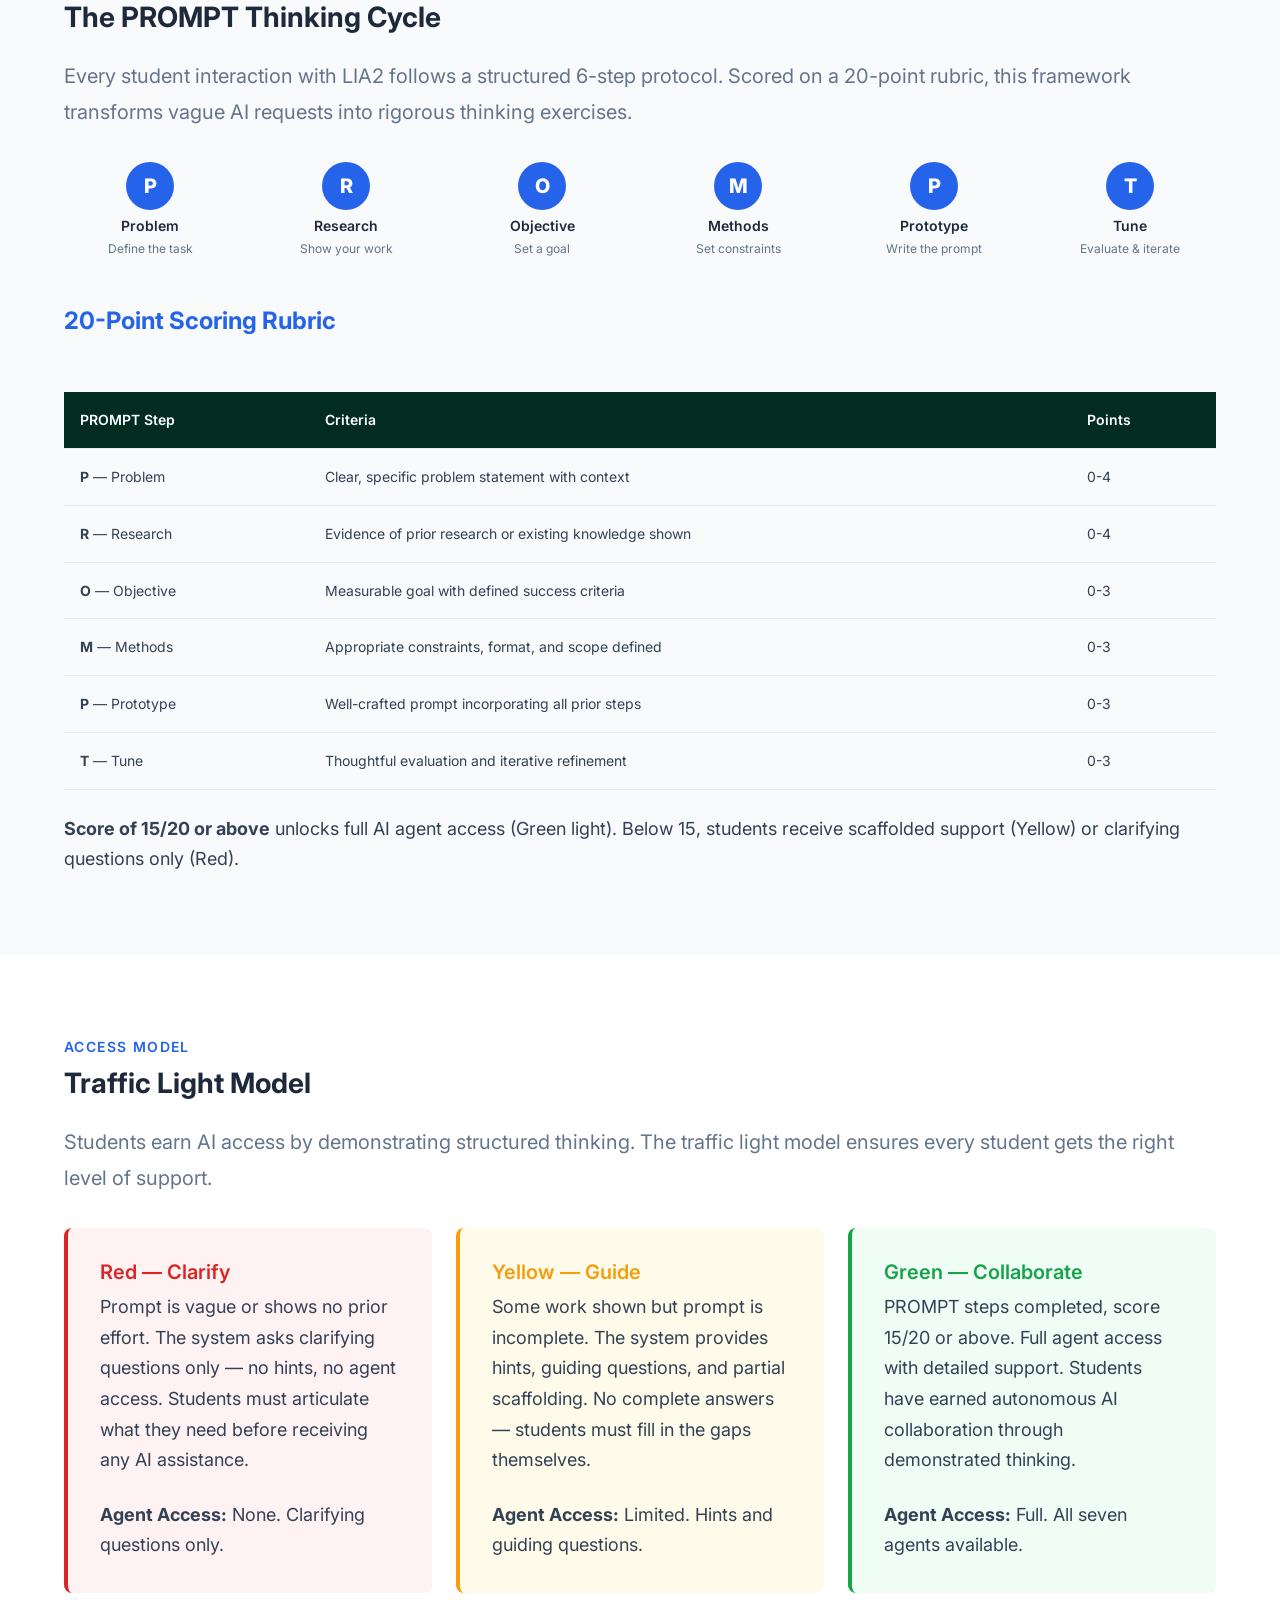
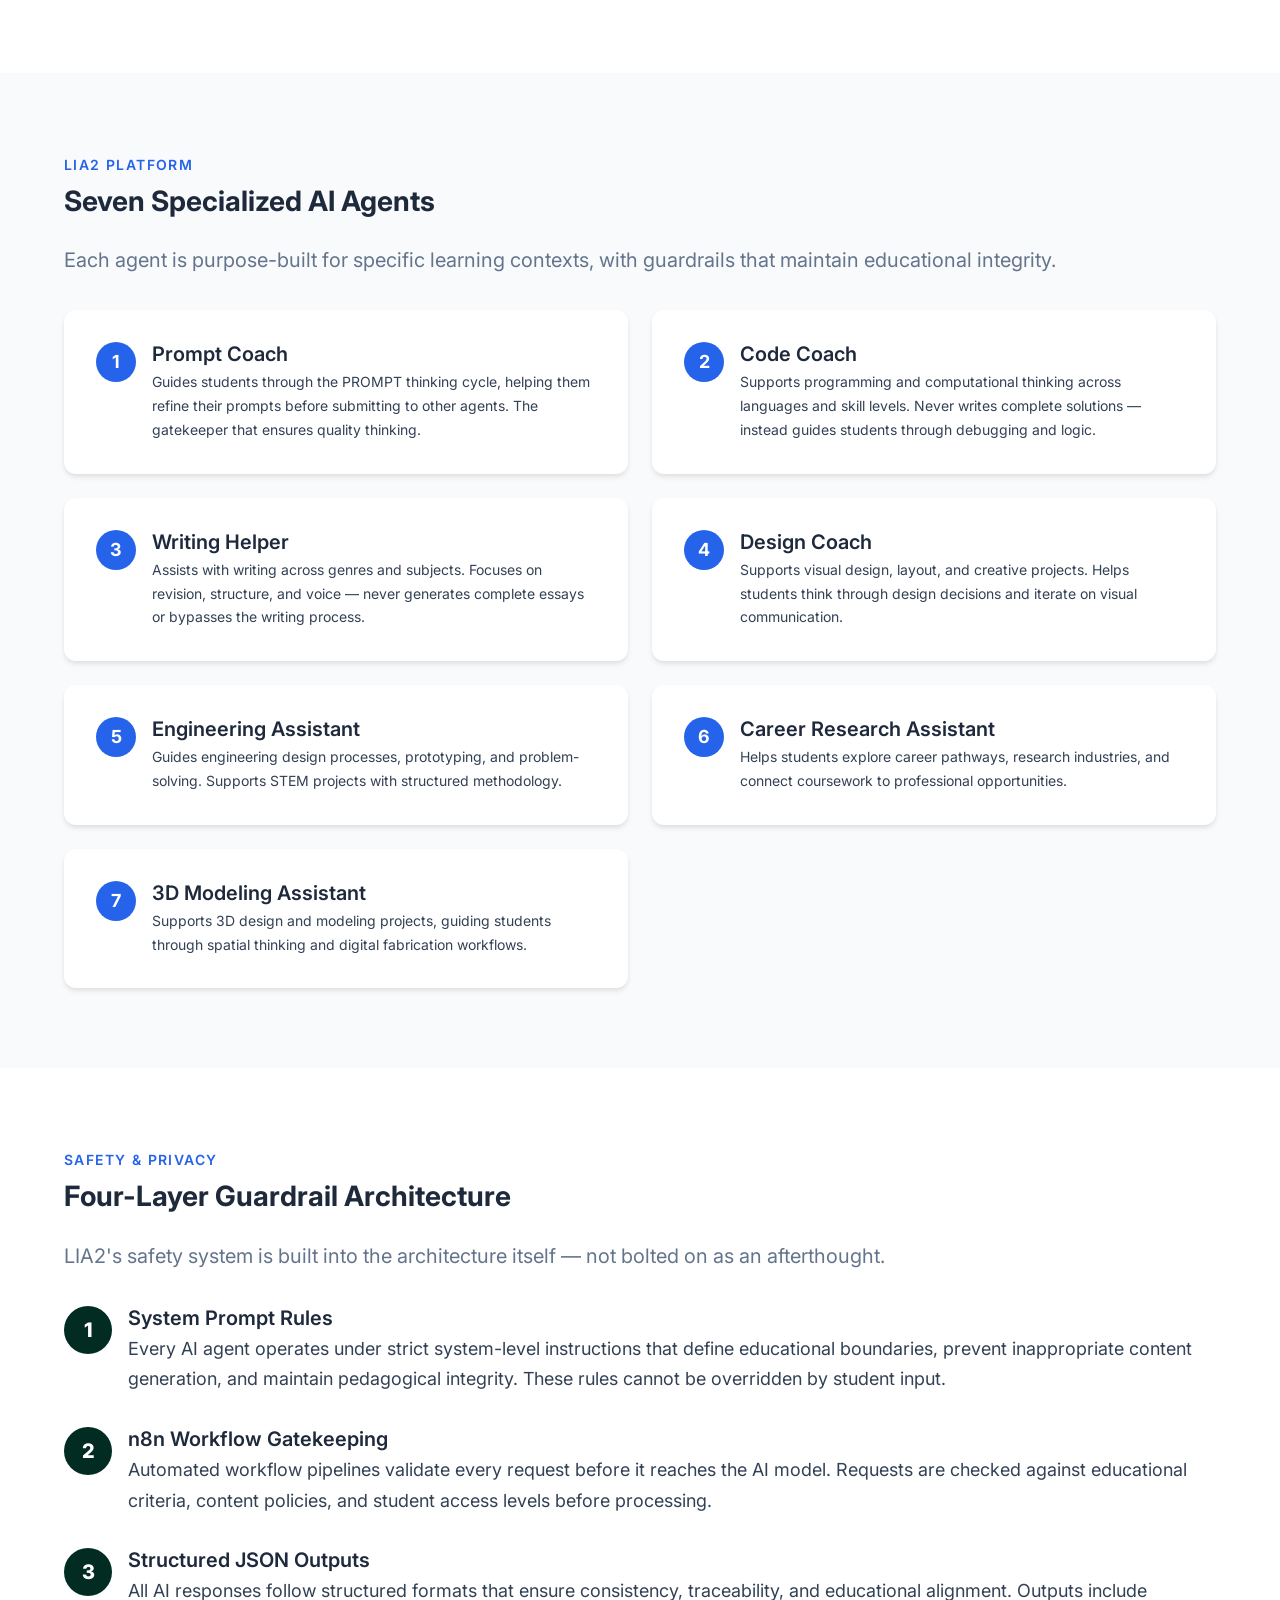
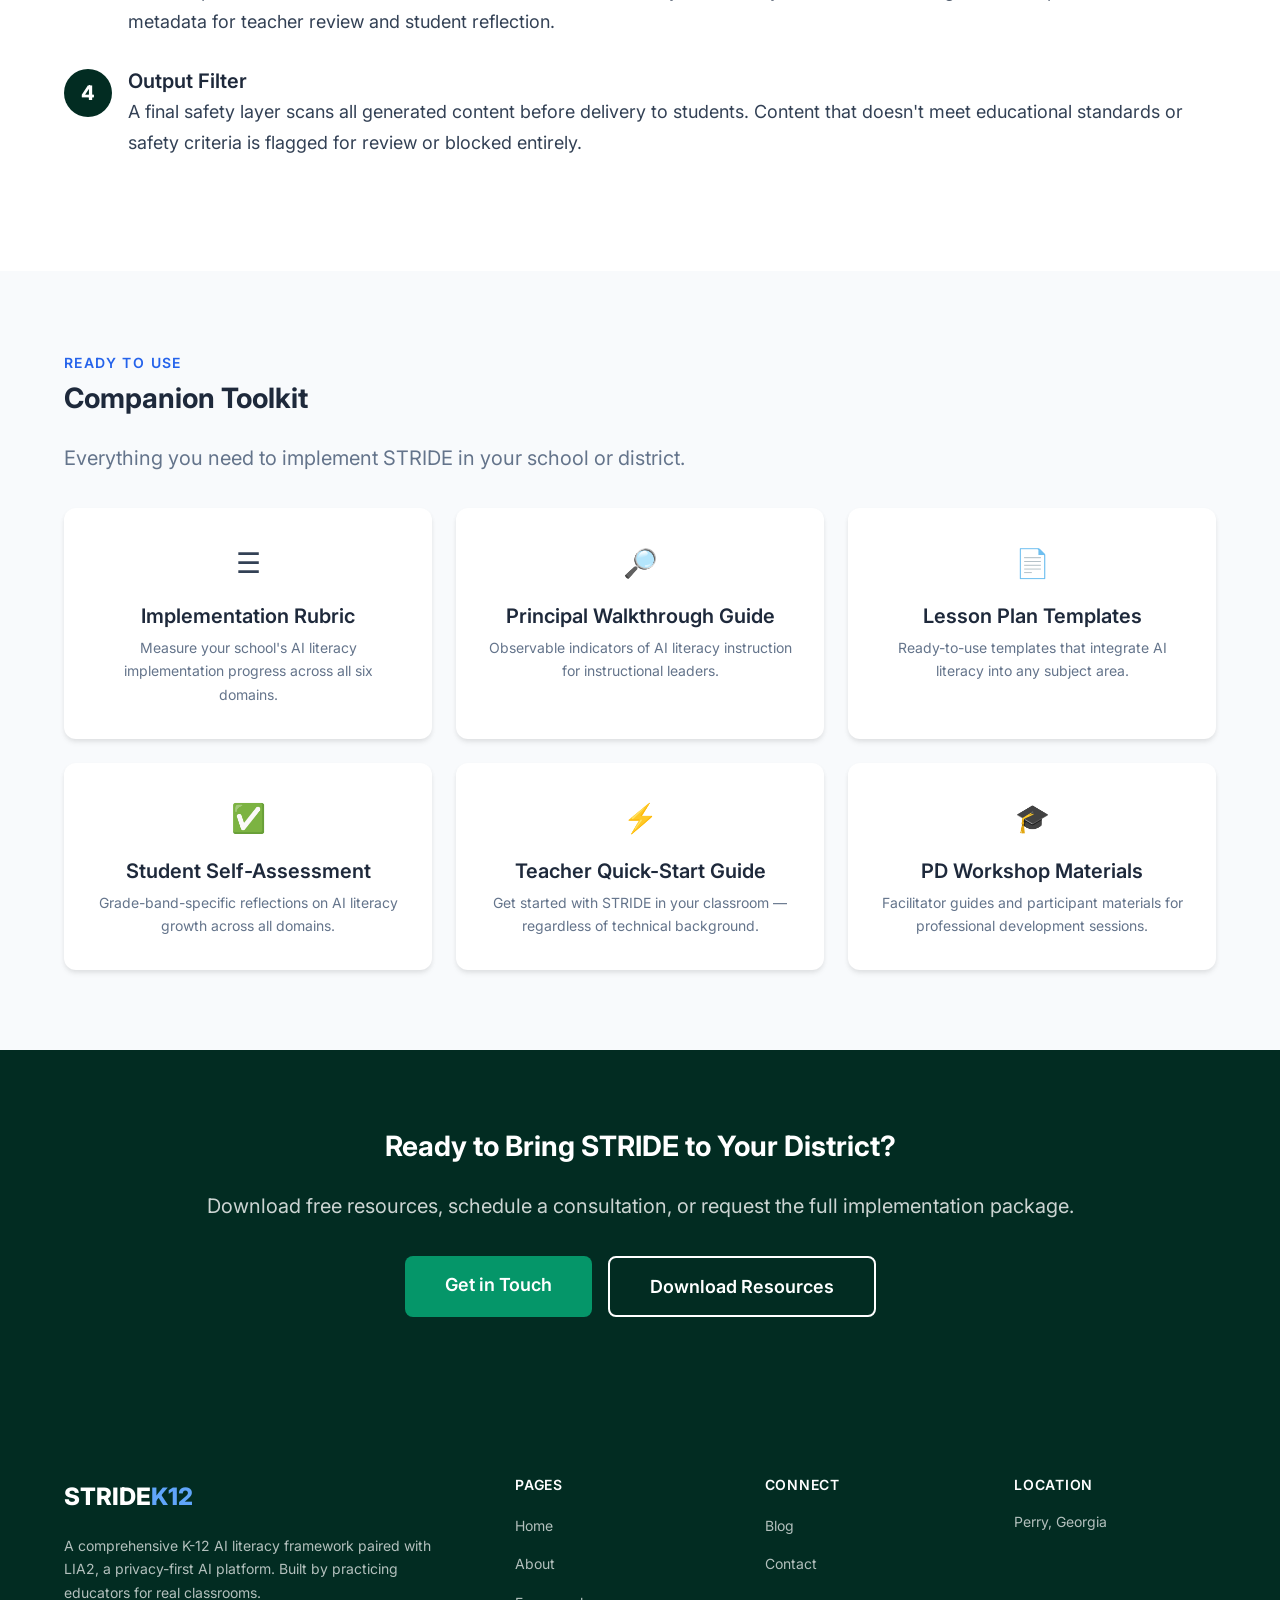
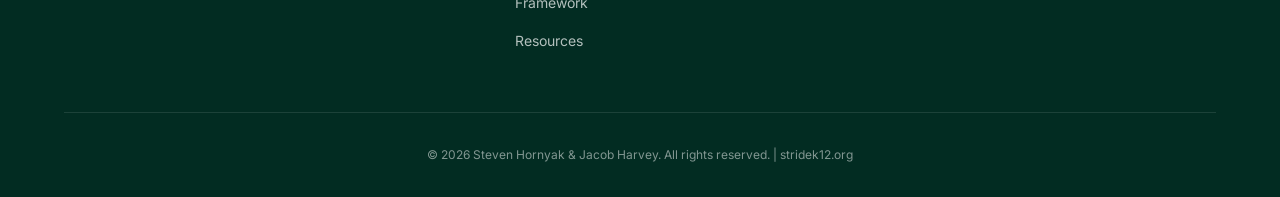
<file: framework.html>
<!DOCTYPE html>
<html lang="en">
<head>
  <meta charset="UTF-8">
  <meta name="viewport" content="width=device-width, initial-scale=1.0">
  <title>The STRIDE Framework | Six Domains of K-12 AI Literacy</title>
  <meta name="description" content="Deep dive into the STRIDE K-12 AI literacy framework: six domains, grade band progressions, PROMPT thinking cycle, traffic light model, and LIA2 integration.">
  <link rel="preconnect" href="https://fonts.googleapis.com">
  <link rel="preconnect" href="https://fonts.gstatic.com" crossorigin>
  <link href="https://fonts.googleapis.com/css2?family=Inter:wght@400;500;600;700;800&display=swap" rel="stylesheet">
  <link rel="stylesheet" href="css/style.css">
</head>
<body>

  <!-- Navigation -->
  <nav class="navbar">
    <div class="container">
      <a href="index.html" class="nav-brand"><span class="stride">STRIDE</span><span class="k12">K12</span></a>
      <button class="nav-toggle" aria-label="Toggle navigation">
        <span></span><span></span><span></span>
      </button>
      <ul class="nav-links">
        <li><a href="index.html">Home</a></li>
        <li><a href="about.html">About</a></li>
        <li><a href="framework.html" class="active">Framework</a></li>
        <li><a href="resources.html">Resources</a></li>
        <li><a href="blog.html">Blog</a></li>
        <li><a href="mailto:brightpathk12@gmail.com" class="nav-cta">Get in Touch</a></li>
      </ul>
    </div>
  </nav>

  <!-- Page Header -->
  <section class="page-header">
    <div class="container">
      <p class="section-label">Deep Dive</p>
      <h1>The STRIDE Framework</h1>
      <p class="lead">Six domains of AI literacy. Three meta-competencies. One complete system for K-12.</p>
    </div>
  </section>

  <!-- Six Domains Expanded -->
  <section class="section">
    <div class="container">
      <p class="section-label">The Six Domains</p>
      <h2 class="mb-2xl">STRIDE: Six Interconnected Domains of AI Literacy</h2>
      <div class="grid grid-2 fade-up">
        <div class="domain-card">
          <div class="domain-letter">S</div>
          <h3>Sense</h3>
          <p>Understand how AI works — from pattern recognition to neural architectures. Students see AI running locally on school hardware and observe firsthand how input quality affects output quality. This domain builds foundational technical literacy: what AI can do, what it can't do, and why the distinction matters.</p>
        </div>
        <div class="domain-card">
          <div class="domain-letter">T</div>
          <h3>Think</h3>
          <p>Critically evaluate AI outputs: detect bias, fact-check responses, question sources, and assess reliability. The iterative revision loop built into LIA2's PROMPT cycle makes critical thinking the default behavior — not an afterthought. Students learn that accepting AI output without evaluation is not using AI; it's being used by it.</p>
        </div>
        <div class="domain-card">
          <div class="domain-letter">R</div>
          <h3>Relate</h3>
          <p>Examine AI's real-world impact on people, communities, equity, and power. A privacy-first architecture is itself a lesson in data ethics — students learn why their platform doesn't collect data by examining what happens when others do. This domain connects technical capability to human consequence.</p>
        </div>
        <div class="domain-card">
          <div class="domain-letter">I</div>
          <h3>Innovate</h3>
          <p>Create responsibly with AI through structured prompt engineering, attribution, and ethical use. Seven specialized AI agents guide responsible creation across disciplines — from writing and code to design and 3D modeling. Students learn that AI-assisted creation carries the same ethical obligations as any other form of work.</p>
        </div>
        <div class="domain-card">
          <div class="domain-letter">D</div>
          <h3>Decide</h3>
          <p>Know when to use AI and when not to. Students earn AI access through quality thinking — the traffic light model ensures they demonstrate readiness before receiving full agent support. This domain builds judgment: the ability to choose the right tool for the right task at the right time.</p>
        </div>
        <div class="domain-card">
          <div class="domain-letter">E</div>
          <h3>Empower</h3>
          <p>Build student agency: lead AI conversations, mentor peers, advocate for equity in AI access and use. Analytics built into LIA2 make growth visible — from guided play in kindergarten to responsible innovation in high school. Students don't just learn about AI; they become leaders in how their communities use it.</p>
        </div>
      </div>
    </div>
  </section>

  <!-- C3 Meta-Competencies -->
  <section class="section section-gray">
    <div class="container">
      <p class="section-label">Woven Throughout</p>
      <h2>C3 Meta-Competencies</h2>
      <p class="lead">Critical Thinking, Creativity, and Collective Judgment are not standalone skills. They're woven into every domain, every grade level, and every student interaction.</p>
      <div class="grid grid-3 fade-up">
        <div class="card">
          <h3>Critical Thinking</h3>
          <p>Evaluate AI outputs rigorously — question assumptions, detect bias, fact-check claims. Every interaction with LIA2 requires students to assess what they receive, not just accept it.</p>
        </div>
        <div class="card">
          <h3>Creativity</h3>
          <p>Using AI as a thinking partner to explore possibilities and solve problems in new ways. The PROMPT cycle structures creative exploration while maintaining intellectual rigor.</p>
        </div>
        <div class="card">
          <h3>Collective Judgment</h3>
          <p>Making decisions together about AI ethics, equity, and impact. Students learn that AI decisions affect communities, and communities should have voice in how AI is used.</p>
        </div>
      </div>
    </div>
  </section>

  <!-- Grade Band Progression -->
  <section class="section">
    <div class="container">
      <p class="section-label">Developmental Progression</p>
      <h2>Grade Band Progression: K-2 to 9-12</h2>
      <p class="lead">STRIDE meets students where they are and grows with them from kindergarten through graduation.</p>

      <div class="tabs fade-up">
        <div class="tab-list">
          <button class="tab-btn active" data-tab="tab-k2">K-2</button>
          <button class="tab-btn" data-tab="tab-35">3-5</button>
          <button class="tab-btn" data-tab="tab-68">6-8</button>
          <button class="tab-btn" data-tab="tab-912">9-12</button>
        </div>

        <div id="tab-k2" class="tab-panel active">
          <h3>K-2 Discover: "Prompting Through Play"</h3>
          <p>Young learners discover that clarity of input affects quality of output through interactive, low-pressure activities. At this stage, AI literacy is about wonder and exploration — students learn that machines follow instructions, that clearer instructions produce better results, and that AI is a tool made by people.</p>
          <p>Activities focus on verbal prompting, sorting exercises, and guided play with age-appropriate AI interactions. The emphasis is on building comfort and curiosity, not technical mastery.</p>
        </div>

        <div id="tab-35" class="tab-panel">
          <h3>3-5 Discover: "Prompting to Create"</h3>
          <p>Elementary students move into creative work with AI while learning a simplified PROMPT cycle: Purpose + Test/Reflect. Students begin writing their own prompts, comparing outputs, and discussing what makes a "good" prompt versus a vague one.</p>
          <p>The C3 competencies emerge naturally: students evaluate AI-generated stories for accuracy (Critical Thinking), use AI to brainstorm creative projects (Creativity), and discuss fairness in AI-generated content (Collective Judgment).</p>
        </div>

        <div id="tab-68" class="tab-panel">
          <h3>6-8 Develop: "Prompting for Collaboration"</h3>
          <p>Middle school students unlock the full 6-step PROMPT cycle. All seven AI agents become available as students demonstrate readiness through the traffic light model. The emphasis shifts from individual exploration to collaborative problem-solving.</p>
          <p>Students learn to use AI agents across disciplines: Writing Helper for ELA, Code Coach for STEM, Design Coach for arts, and Career Research Assistant for exploratory career pathways. The 20-point rubric becomes the standard for AI interaction quality.</p>
        </div>

        <div id="tab-912" class="tab-panel">
          <h3>9-12 Drive: "Prompting with Responsibility &amp; Evaluation"</h3>
          <p>High school students integrate the full C3 Framework. They mentor peers, lead AI ethics discussions, and drive projects aligned to college and career aspirations. At this stage, students are expected to be autonomous, responsible AI users.</p>
          <p>Students conduct original research using AI tools, create portfolios demonstrating AI literacy growth, and engage in community advocacy around equitable AI access. The goal is not just competence but leadership.</p>
        </div>
      </div>
    </div>
  </section>

  <!-- PROMPT Thinking Cycle -->
  <section class="section section-gray">
    <div class="container">
      <p class="section-label">The Thinking Protocol</p>
      <h2>The PROMPT Thinking Cycle</h2>
      <p class="lead">Every student interaction with LIA2 follows a structured 6-step protocol. Scored on a 20-point rubric, this framework transforms vague AI requests into rigorous thinking exercises.</p>

      <div class="prompt-steps mb-2xl fade-up">
        <div class="prompt-step">
          <div class="step-letter">P</div>
          <h4>Problem</h4>
          <p>Define the task</p>
        </div>
        <div class="prompt-step">
          <div class="step-letter">R</div>
          <h4>Research</h4>
          <p>Show your work</p>
        </div>
        <div class="prompt-step">
          <div class="step-letter">O</div>
          <h4>Objective</h4>
          <p>Set a goal</p>
        </div>
        <div class="prompt-step">
          <div class="step-letter">M</div>
          <h4>Methods</h4>
          <p>Set constraints</p>
        </div>
        <div class="prompt-step">
          <div class="step-letter">P</div>
          <h4>Prototype</h4>
          <p>Write the prompt</p>
        </div>
        <div class="prompt-step">
          <div class="step-letter">T</div>
          <h4>Tune</h4>
          <p>Evaluate &amp; iterate</p>
        </div>
      </div>

      <div class="fade-up">
        <h3 class="mb-lg">20-Point Scoring Rubric</h3>
        <div style="overflow-x: auto;">
          <table class="rubric-table">
            <thead>
              <tr>
                <th>PROMPT Step</th>
                <th>Criteria</th>
                <th>Points</th>
              </tr>
            </thead>
            <tbody>
              <tr>
                <td><strong>P</strong> — Problem</td>
                <td>Clear, specific problem statement with context</td>
                <td>0-4</td>
              </tr>
              <tr>
                <td><strong>R</strong> — Research</td>
                <td>Evidence of prior research or existing knowledge shown</td>
                <td>0-4</td>
              </tr>
              <tr>
                <td><strong>O</strong> — Objective</td>
                <td>Measurable goal with defined success criteria</td>
                <td>0-3</td>
              </tr>
              <tr>
                <td><strong>M</strong> — Methods</td>
                <td>Appropriate constraints, format, and scope defined</td>
                <td>0-3</td>
              </tr>
              <tr>
                <td><strong>P</strong> — Prototype</td>
                <td>Well-crafted prompt incorporating all prior steps</td>
                <td>0-3</td>
              </tr>
              <tr>
                <td><strong>T</strong> — Tune</td>
                <td>Thoughtful evaluation and iterative refinement</td>
                <td>0-3</td>
              </tr>
            </tbody>
          </table>
        </div>
        <p class="mt-lg"><strong>Score of 15/20 or above</strong> unlocks full AI agent access (Green light). Below 15, students receive scaffolded support (Yellow) or clarifying questions only (Red).</p>
      </div>
    </div>
  </section>

  <!-- Traffic Light Model -->
  <section class="section">
    <div class="container">
      <p class="section-label">Access Model</p>
      <h2>Traffic Light Model</h2>
      <p class="lead">Students earn AI access by demonstrating structured thinking. The traffic light model ensures every student gets the right level of support.</p>

      <div class="traffic-light fade-up">
        <div class="traffic-item traffic-red">
          <h4>Red — Clarify</h4>
          <p>Prompt is vague or shows no prior effort. The system asks clarifying questions only — no hints, no agent access. Students must articulate what they need before receiving any AI assistance.</p>
          <p class="mt-lg"><strong>Agent Access:</strong> None. Clarifying questions only.</p>
        </div>
        <div class="traffic-item traffic-yellow">
          <h4>Yellow — Guide</h4>
          <p>Some work shown but prompt is incomplete. The system provides hints, guiding questions, and partial scaffolding. No complete answers — students must fill in the gaps themselves.</p>
          <p class="mt-lg"><strong>Agent Access:</strong> Limited. Hints and guiding questions.</p>
        </div>
        <div class="traffic-item traffic-green">
          <h4>Green — Collaborate</h4>
          <p>PROMPT steps completed, score 15/20 or above. Full agent access with detailed support. Students have earned autonomous AI collaboration through demonstrated thinking.</p>
          <p class="mt-lg"><strong>Agent Access:</strong> Full. All seven agents available.</p>
        </div>
      </div>
    </div>
  </section>

  <!-- Seven AI Agents -->
  <section class="section section-gray">
    <div class="container">
      <p class="section-label">LIA2 Platform</p>
      <h2>Seven Specialized AI Agents</h2>
      <p class="lead">Each agent is purpose-built for specific learning contexts, with guardrails that maintain educational integrity.</p>

      <div class="grid grid-2 fade-up">
        <div class="agent-card">
          <div class="agent-number">1</div>
          <div>
            <h4>Prompt Coach</h4>
            <p>Guides students through the PROMPT thinking cycle, helping them refine their prompts before submitting to other agents. The gatekeeper that ensures quality thinking.</p>
          </div>
        </div>
        <div class="agent-card">
          <div class="agent-number">2</div>
          <div>
            <h4>Code Coach</h4>
            <p>Supports programming and computational thinking across languages and skill levels. Never writes complete solutions — instead guides students through debugging and logic.</p>
          </div>
        </div>
        <div class="agent-card">
          <div class="agent-number">3</div>
          <div>
            <h4>Writing Helper</h4>
            <p>Assists with writing across genres and subjects. Focuses on revision, structure, and voice — never generates complete essays or bypasses the writing process.</p>
          </div>
        </div>
        <div class="agent-card">
          <div class="agent-number">4</div>
          <div>
            <h4>Design Coach</h4>
            <p>Supports visual design, layout, and creative projects. Helps students think through design decisions and iterate on visual communication.</p>
          </div>
        </div>
        <div class="agent-card">
          <div class="agent-number">5</div>
          <div>
            <h4>Engineering Assistant</h4>
            <p>Guides engineering design processes, prototyping, and problem-solving. Supports STEM projects with structured methodology.</p>
          </div>
        </div>
        <div class="agent-card">
          <div class="agent-number">6</div>
          <div>
            <h4>Career Research Assistant</h4>
            <p>Helps students explore career pathways, research industries, and connect coursework to professional opportunities.</p>
          </div>
        </div>
        <div class="agent-card">
          <div class="agent-number">7</div>
          <div>
            <h4>3D Modeling Assistant</h4>
            <p>Supports 3D design and modeling projects, guiding students through spatial thinking and digital fabrication workflows.</p>
          </div>
        </div>
      </div>
    </div>
  </section>

  <!-- Four-Layer Guardrail Architecture -->
  <section class="section">
    <div class="container">
      <p class="section-label">Safety &amp; Privacy</p>
      <h2>Four-Layer Guardrail Architecture</h2>
      <p class="lead">LIA2's safety system is built into the architecture itself — not bolted on as an afterthought.</p>

      <div class="fade-up">
        <div class="guardrail-item">
          <div class="guardrail-number">1</div>
          <div>
            <h4>System Prompt Rules</h4>
            <p>Every AI agent operates under strict system-level instructions that define educational boundaries, prevent inappropriate content generation, and maintain pedagogical integrity. These rules cannot be overridden by student input.</p>
          </div>
        </div>
        <div class="guardrail-item">
          <div class="guardrail-number">2</div>
          <div>
            <h4>n8n Workflow Gatekeeping</h4>
            <p>Automated workflow pipelines validate every request before it reaches the AI model. Requests are checked against educational criteria, content policies, and student access levels before processing.</p>
          </div>
        </div>
        <div class="guardrail-item">
          <div class="guardrail-number">3</div>
          <div>
            <h4>Structured JSON Outputs</h4>
            <p>All AI responses follow structured formats that ensure consistency, traceability, and educational alignment. Outputs include metadata for teacher review and student reflection.</p>
          </div>
        </div>
        <div class="guardrail-item">
          <div class="guardrail-number">4</div>
          <div>
            <h4>Output Filter</h4>
            <p>A final safety layer scans all generated content before delivery to students. Content that doesn't meet educational standards or safety criteria is flagged for review or blocked entirely.</p>
          </div>
        </div>
      </div>
    </div>
  </section>

  <!-- Companion Toolkit -->
  <section class="section section-gray">
    <div class="container">
      <p class="section-label">Ready to Use</p>
      <h2>Companion Toolkit</h2>
      <p class="lead">Everything you need to implement STRIDE in your school or district.</p>

      <div class="grid grid-3 fade-up">
        <div class="toolkit-card">
          <div class="toolkit-icon">&#9776;</div>
          <h4>Implementation Rubric</h4>
          <p>Measure your school's AI literacy implementation progress across all six domains.</p>
        </div>
        <div class="toolkit-card">
          <div class="toolkit-icon">&#128270;</div>
          <h4>Principal Walkthrough Guide</h4>
          <p>Observable indicators of AI literacy instruction for instructional leaders.</p>
        </div>
        <div class="toolkit-card">
          <div class="toolkit-icon">&#128196;</div>
          <h4>Lesson Plan Templates</h4>
          <p>Ready-to-use templates that integrate AI literacy into any subject area.</p>
        </div>
        <div class="toolkit-card">
          <div class="toolkit-icon">&#9989;</div>
          <h4>Student Self-Assessment</h4>
          <p>Grade-band-specific reflections on AI literacy growth across all domains.</p>
        </div>
        <div class="toolkit-card">
          <div class="toolkit-icon">&#9889;</div>
          <h4>Teacher Quick-Start Guide</h4>
          <p>Get started with STRIDE in your classroom — regardless of technical background.</p>
        </div>
        <div class="toolkit-card">
          <div class="toolkit-icon">&#127891;</div>
          <h4>PD Workshop Materials</h4>
          <p>Facilitator guides and participant materials for professional development sessions.</p>
        </div>
      </div>
    </div>
  </section>

  <!-- CTA -->
  <section class="section section-navy">
    <div class="container text-center">
      <h2>Ready to Bring STRIDE to Your District?</h2>
      <p class="lead">Download free resources, schedule a consultation, or request the full implementation package.</p>
      <div class="hero-buttons" style="justify-content: center;">
        <a href="mailto:brightpathk12@gmail.com" class="btn btn-primary btn-lg">Get in Touch</a>
        <a href="resources.html" class="btn btn-secondary btn-lg">Download Resources</a>
      </div>
    </div>
  </section>

  <!-- Footer -->
  <footer class="footer">
    <div class="container">
      <div class="footer-grid">
        <div>
          <div class="footer-brand"><span class="stride">STRIDE</span><span class="k12">K12</span></div>
          <p>A comprehensive K-12 AI literacy framework paired with LIA2, a privacy-first AI platform. Built by practicing educators for real classrooms.</p>
        </div>
        <div>
          <h4>Pages</h4>
          <ul class="footer-links">
            <li><a href="index.html">Home</a></li>
            <li><a href="about.html">About</a></li>
            <li><a href="framework.html">Framework</a></li>
            <li><a href="resources.html">Resources</a></li>
          </ul>
        </div>
        <div>
          <h4>Connect</h4>
          <ul class="footer-links">
            <li><a href="blog.html">Blog</a></li>
            <li><a href="mailto:brightpathk12@gmail.com">Contact</a></li>
          </ul>
        </div>
        <div>
          <h4>Location</h4>
          <p>Perry, Georgia</p>
        </div>
      </div>
      <div class="footer-bottom">
        &copy; 2026 Steven Hornyak &amp; Jacob Harvey. All rights reserved. | stridek12.org
      </div>
    </div>
  </footer>

  <script src="js/main.js"></script>
</body>
</html>
</file>
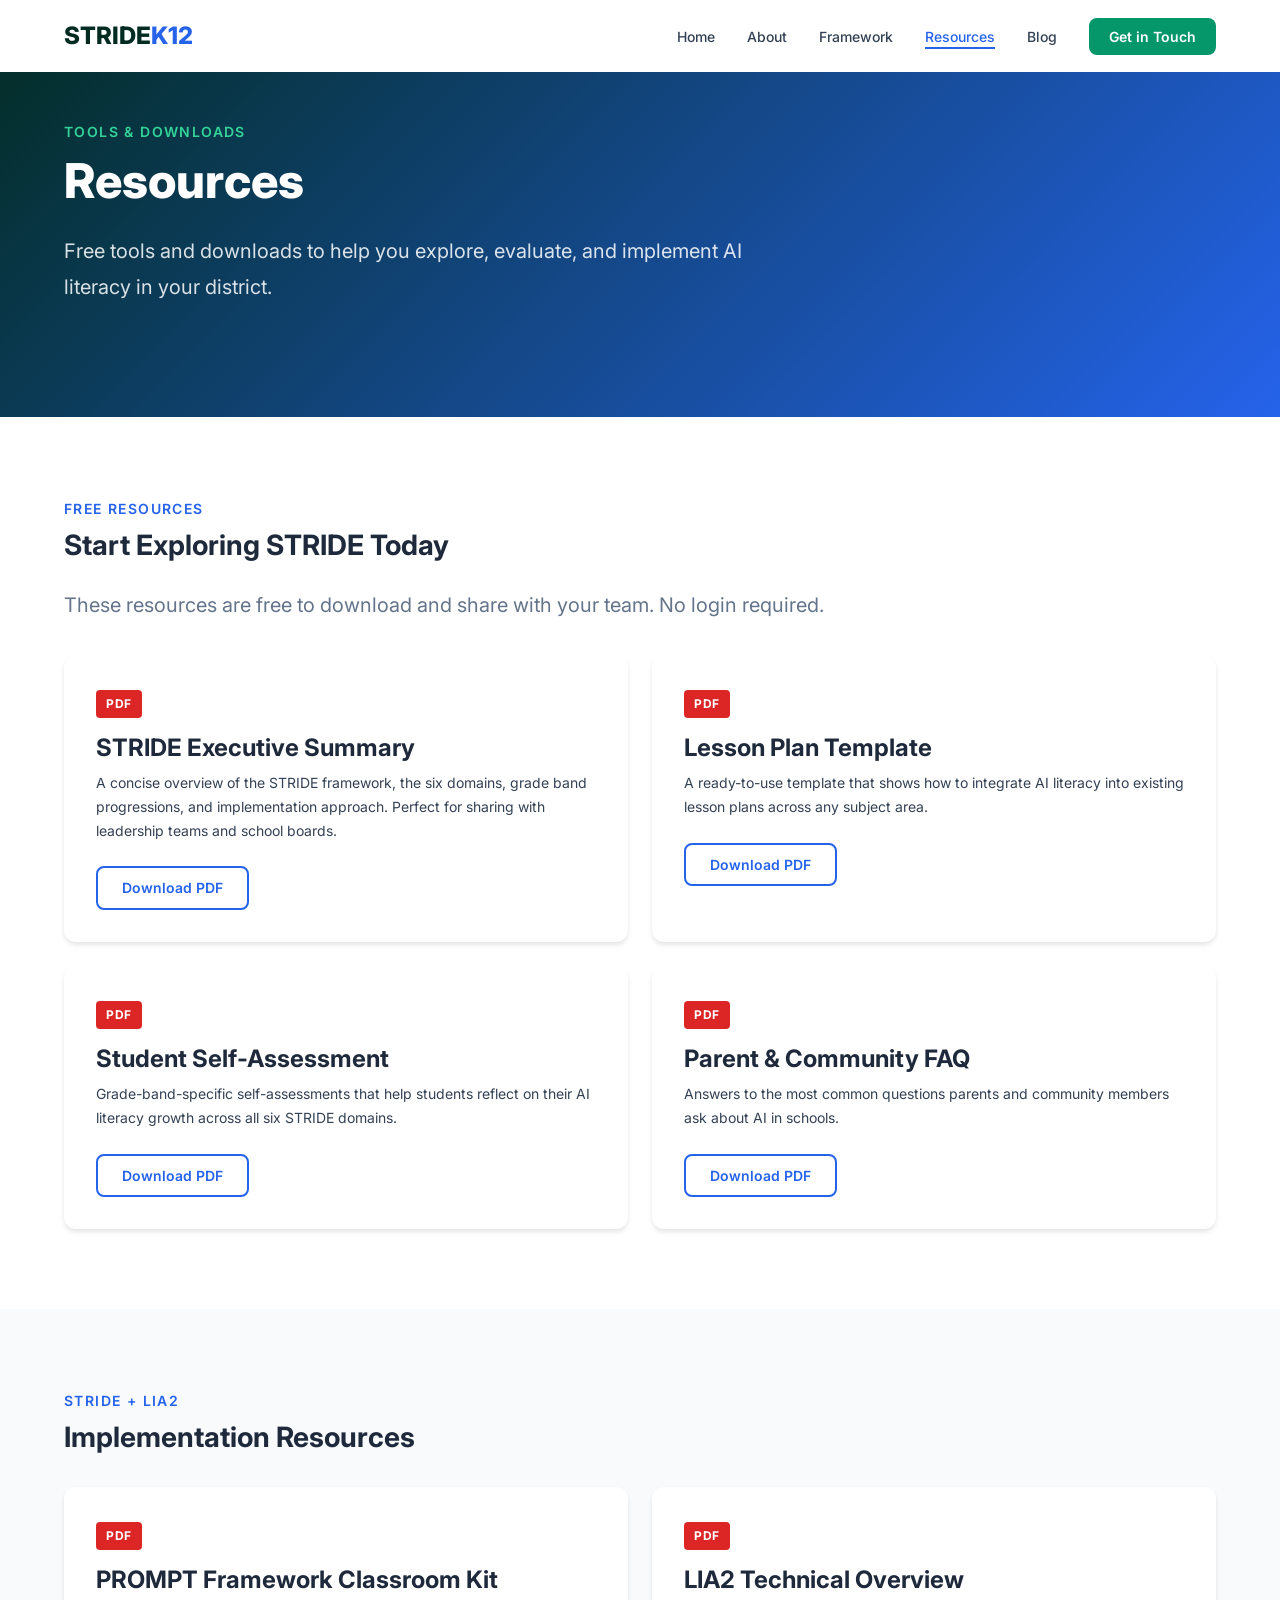
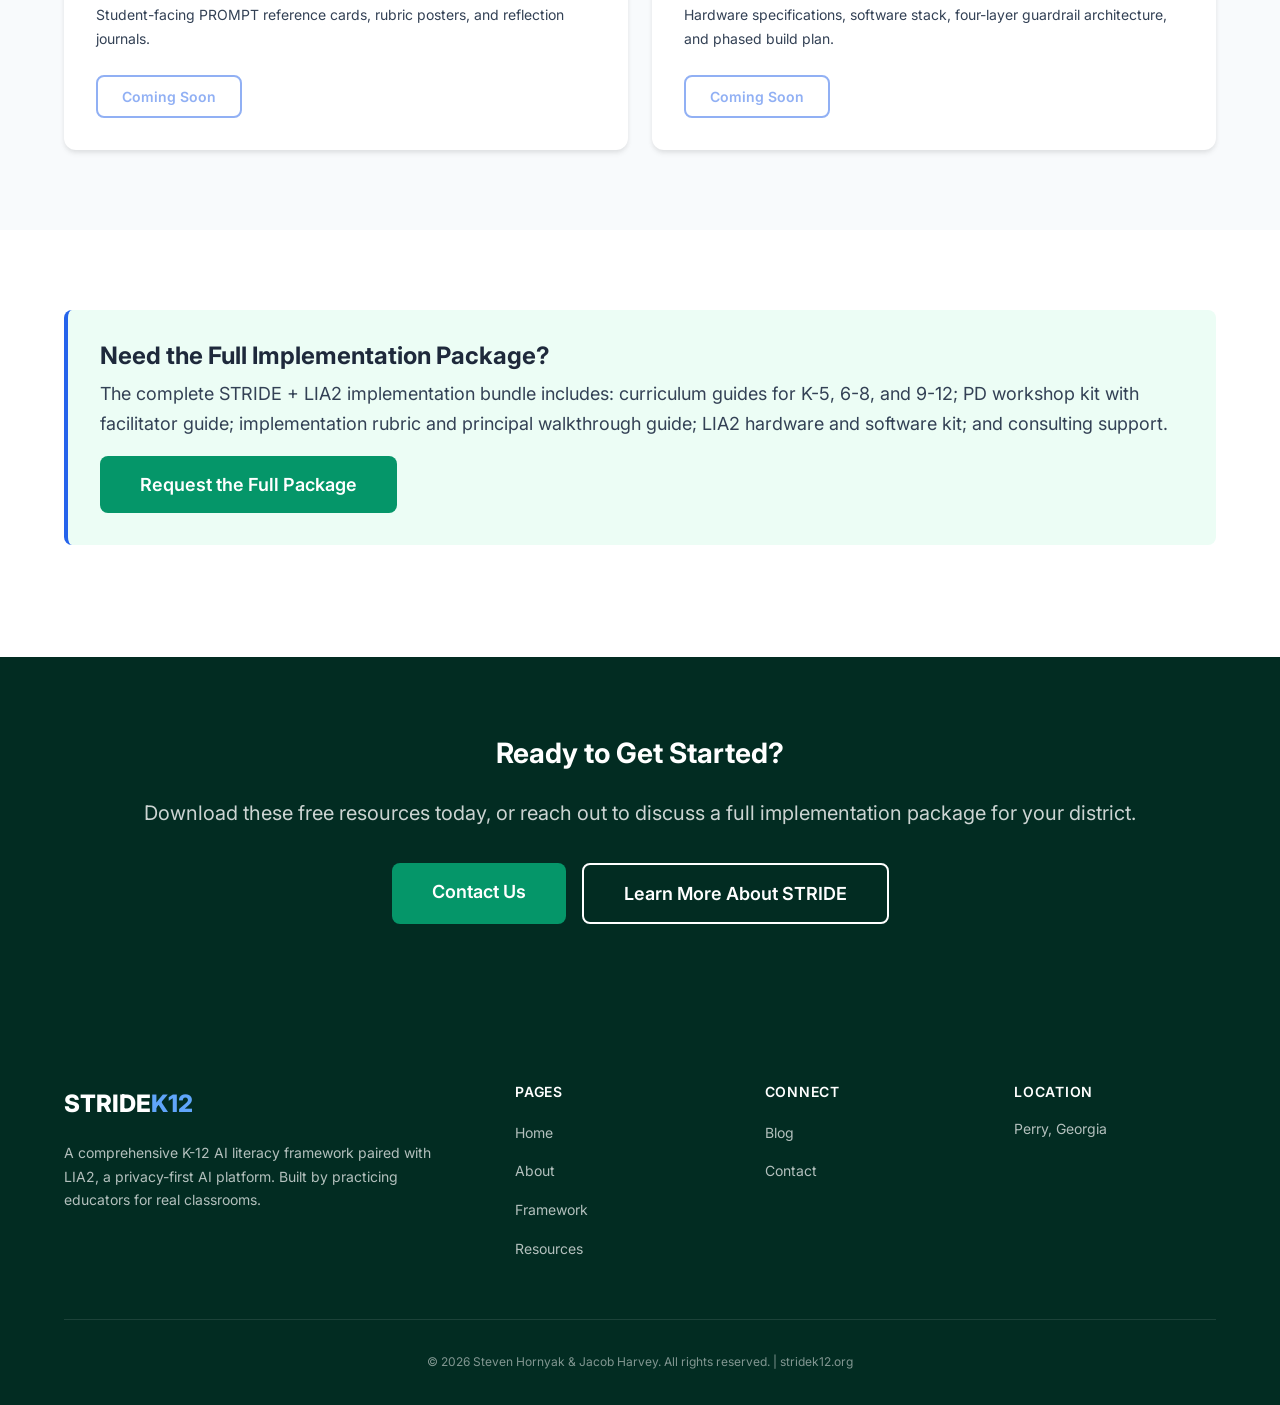
<file: resources.html>
<!DOCTYPE html>
<html lang="en">
<head>
  <meta charset="UTF-8">
  <meta name="viewport" content="width=device-width, initial-scale=1.0">
  <title>Resources | STRIDE K-12</title>
  <meta name="description" content="Free tools, downloads, and implementation resources for STRIDE K-12 AI literacy framework.">
  <link rel="preconnect" href="https://fonts.googleapis.com">
  <link rel="preconnect" href="https://fonts.gstatic.com" crossorigin>
  <link href="https://fonts.googleapis.com/css2?family=Inter:wght@400;500;600;700;800&display=swap" rel="stylesheet">
  <link rel="stylesheet" href="css/style.css">
</head>
<body>

  <!-- Navigation -->
  <nav class="navbar">
    <div class="container">
      <a href="index.html" class="nav-brand"><span class="stride">STRIDE</span><span class="k12">K12</span></a>
      <button class="nav-toggle" aria-label="Toggle navigation">
        <span></span><span></span><span></span>
      </button>
      <ul class="nav-links">
        <li><a href="index.html">Home</a></li>
        <li><a href="about.html">About</a></li>
        <li><a href="framework.html">Framework</a></li>
        <li><a href="resources.html" class="active">Resources</a></li>
        <li><a href="blog.html">Blog</a></li>
        <li><a href="mailto:brightpathk12@gmail.com" class="nav-cta">Get in Touch</a></li>
      </ul>
    </div>
  </nav>

  <!-- Page Header -->
  <section class="page-header">
    <div class="container">
      <p class="section-label">Tools &amp; Downloads</p>
      <h1>Resources</h1>
      <p class="lead">Free tools and downloads to help you explore, evaluate, and implement AI literacy in your district.</p>
    </div>
  </section>

  <!-- Free Downloads -->
  <section class="section">
    <div class="container">
      <p class="section-label">Free Resources</p>
      <h2>Start Exploring STRIDE Today</h2>
      <p class="lead">These resources are free to download and share with your team. No login required.</p>
      <div class="grid grid-2 fade-up">
        <div class="download-card">
          <span class="download-icon">PDF</span>
          <h3>STRIDE Executive Summary</h3>
          <p>A concise overview of the STRIDE framework, the six domains, grade band progressions, and implementation approach. Perfect for sharing with leadership teams and school boards.</p>
          <a href="downloads/STRIDE_Executive_Summary.pdf" class="btn btn-outline btn-sm" download>Download PDF</a>
        </div>
        <div class="download-card">
          <span class="download-icon">PDF</span>
          <h3>Lesson Plan Template</h3>
          <p>A ready-to-use template that shows how to integrate AI literacy into existing lesson plans across any subject area.</p>
          <a href="downloads/STRIDE_Lesson_Plan_Template.pdf" class="btn btn-outline btn-sm" download>Download PDF</a>
        </div>
        <div class="download-card">
          <span class="download-icon">PDF</span>
          <h3>Student Self-Assessment</h3>
          <p>Grade-band-specific self-assessments that help students reflect on their AI literacy growth across all six STRIDE domains.</p>
          <a href="downloads/STRIDE_Student_Self_Assessment.pdf" class="btn btn-outline btn-sm" download>Download PDF</a>
        </div>
        <div class="download-card">
          <span class="download-icon">PDF</span>
          <h3>Parent &amp; Community FAQ</h3>
          <p>Answers to the most common questions parents and community members ask about AI in schools.</p>
          <a href="downloads/STRIDE_Parent_FAQ.pdf" class="btn btn-outline btn-sm" download>Download PDF</a>
        </div>
      </div>
    </div>
  </section>

  <!-- Implementation Resources -->
  <section class="section section-gray">
    <div class="container">
      <p class="section-label">STRIDE + LIA2</p>
      <h2>Implementation Resources</h2>
      <div class="grid grid-2 fade-up mt-xl">
        <div class="download-card">
          <span class="download-icon">PDF</span>
          <h3>PROMPT Framework Classroom Kit</h3>
          <p>Student-facing PROMPT reference cards, rubric posters, and reflection journals.</p>
          <span class="btn btn-outline btn-sm btn-disabled">Coming Soon</span>
        </div>
        <div class="download-card">
          <span class="download-icon">PDF</span>
          <h3>LIA2 Technical Overview</h3>
          <p>Hardware specifications, software stack, four-layer guardrail architecture, and phased build plan.</p>
          <span class="btn btn-outline btn-sm btn-disabled">Coming Soon</span>
        </div>
      </div>
    </div>
  </section>

  <!-- Full Package CTA -->
  <section class="section">
    <div class="container fade-up">
      <div class="callout">
        <h3>Need the Full Implementation Package?</h3>
        <p class="mb-lg">The complete STRIDE + LIA2 implementation bundle includes: curriculum guides for K-5, 6-8, and 9-12; PD workshop kit with facilitator guide; implementation rubric and principal walkthrough guide; LIA2 hardware and software kit; and consulting support.</p>
        <a href="mailto:brightpathk12@gmail.com" class="btn btn-primary btn-lg">Request the Full Package</a>
      </div>
    </div>
  </section>

  <!-- CTA -->
  <section class="section section-navy">
    <div class="container text-center">
      <h2>Ready to Get Started?</h2>
      <p class="lead">Download these free resources today, or reach out to discuss a full implementation package for your district.</p>
      <div class="hero-buttons" style="justify-content: center;">
        <a href="mailto:brightpathk12@gmail.com" class="btn btn-primary btn-lg">Contact Us</a>
        <a href="index.html" class="btn btn-secondary btn-lg">Learn More About STRIDE</a>
      </div>
    </div>
  </section>

  <!-- Footer -->
  <footer class="footer">
    <div class="container">
      <div class="footer-grid">
        <div>
          <div class="footer-brand"><span class="stride">STRIDE</span><span class="k12">K12</span></div>
          <p>A comprehensive K-12 AI literacy framework paired with LIA2, a privacy-first AI platform. Built by practicing educators for real classrooms.</p>
        </div>
        <div>
          <h4>Pages</h4>
          <ul class="footer-links">
            <li><a href="index.html">Home</a></li>
            <li><a href="about.html">About</a></li>
            <li><a href="framework.html">Framework</a></li>
            <li><a href="resources.html">Resources</a></li>
          </ul>
        </div>
        <div>
          <h4>Connect</h4>
          <ul class="footer-links">
            <li><a href="blog.html">Blog</a></li>
            <li><a href="mailto:brightpathk12@gmail.com">Contact</a></li>
          </ul>
        </div>
        <div>
          <h4>Location</h4>
          <p>Perry, Georgia</p>
        </div>
      </div>
      <div class="footer-bottom">
        &copy; 2026 Steven Hornyak &amp; Jacob Harvey. All rights reserved. | stridek12.org
      </div>
    </div>
  </footer>

  <script src="js/main.js"></script>
</body>
</html>
</file>
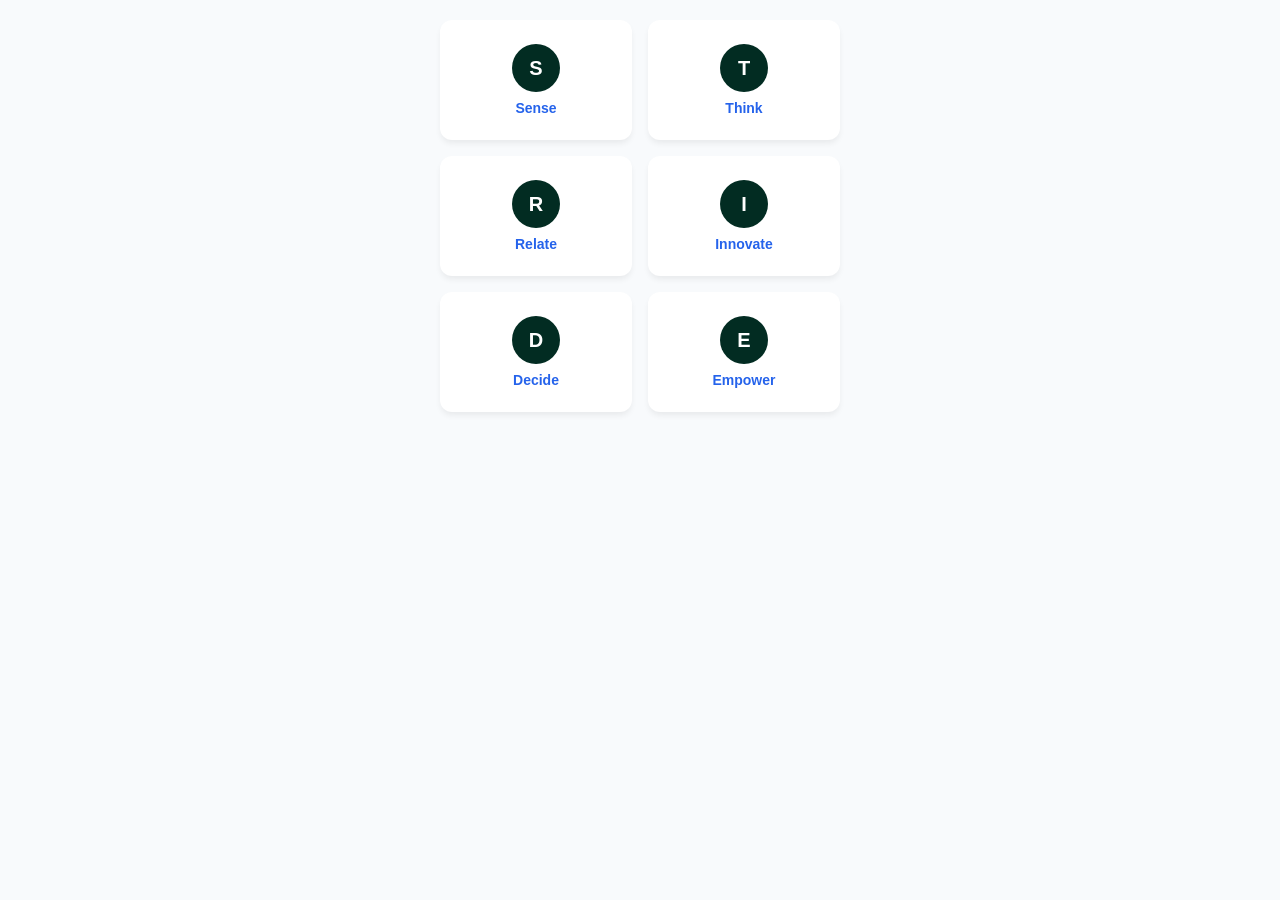
<file: embeds/framework-visual.html>
<!DOCTYPE html>
<html lang="en">
<head>
  <meta charset="UTF-8">
  <meta name="viewport" content="width=device-width, initial-scale=1.0">
  <title>STRIDE Framework Visual</title>
  <style>
    body { font-family: 'Inter', sans-serif; margin: 0; padding: 20px; background: #F8FAFC; }
    .framework-ring { display: flex; flex-wrap: wrap; gap: 16px; justify-content: center; max-width: 600px; margin: 0 auto; }
    .domain { width: 160px; text-align: center; padding: 24px 16px; background: white; border-radius: 12px; box-shadow: 0 4px 6px -1px rgba(0,0,0,0.07); }
    .domain-letter { width: 48px; height: 48px; border-radius: 50%; background: #022C22; color: white; font-size: 20px; font-weight: 800; display: flex; align-items: center; justify-content: center; margin: 0 auto 8px; }
    .domain h3 { font-size: 14px; color: #2563EB; margin: 0; }
  </style>
</head>
<body>
  <div class="framework-ring">
    <div class="domain"><div class="domain-letter">S</div><h3>Sense</h3></div>
    <div class="domain"><div class="domain-letter">T</div><h3>Think</h3></div>
    <div class="domain"><div class="domain-letter">R</div><h3>Relate</h3></div>
    <div class="domain"><div class="domain-letter">I</div><h3>Innovate</h3></div>
    <div class="domain"><div class="domain-letter">D</div><h3>Decide</h3></div>
    <div class="domain"><div class="domain-letter">E</div><h3>Empower</h3></div>
  </div>
</body>
</html>
</file>
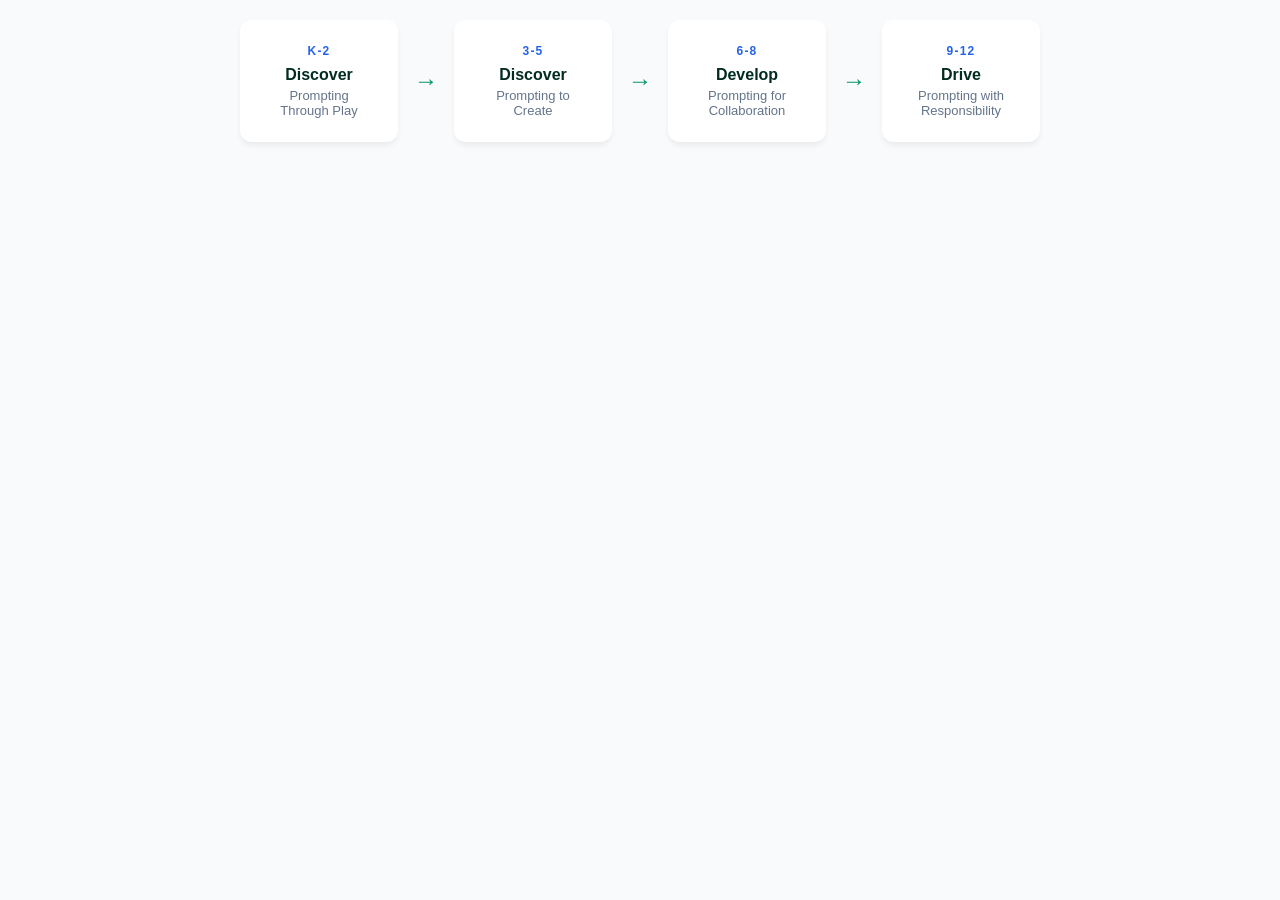
<file: embeds/grade-bands-visual.html>
<!DOCTYPE html>
<html lang="en">
<head>
  <meta charset="UTF-8">
  <meta name="viewport" content="width=device-width, initial-scale=1.0">
  <title>Grade Band Progression Visual</title>
  <style>
    body { font-family: 'Inter', sans-serif; margin: 0; padding: 20px; background: #F8FAFC; }
    .progression { display: flex; gap: 16px; max-width: 800px; margin: 0 auto; }
    .band { flex: 1; padding: 24px; background: white; border-radius: 12px; box-shadow: 0 4px 6px -1px rgba(0,0,0,0.07); text-align: center; }
    .band-label { font-size: 12px; text-transform: uppercase; letter-spacing: 0.1em; color: #2563EB; font-weight: 600; margin-bottom: 8px; }
    .band h3 { font-size: 16px; color: #022C22; margin: 0 0 4px; }
    .band p { font-size: 13px; color: #64748B; margin: 0; }
    .arrow { display: flex; align-items: center; color: #059669; font-size: 24px; font-weight: 800; }
    @media (max-width: 600px) { .progression { flex-direction: column; } .arrow { justify-content: center; transform: rotate(90deg); } }
  </style>
</head>
<body>
  <div class="progression">
    <div class="band"><div class="band-label">K-2</div><h3>Discover</h3><p>Prompting Through Play</p></div>
    <div class="arrow">&rarr;</div>
    <div class="band"><div class="band-label">3-5</div><h3>Discover</h3><p>Prompting to Create</p></div>
    <div class="arrow">&rarr;</div>
    <div class="band"><div class="band-label">6-8</div><h3>Develop</h3><p>Prompting for Collaboration</p></div>
    <div class="arrow">&rarr;</div>
    <div class="band"><div class="band-label">9-12</div><h3>Drive</h3><p>Prompting with Responsibility</p></div>
  </div>
</body>
</html>
</file>
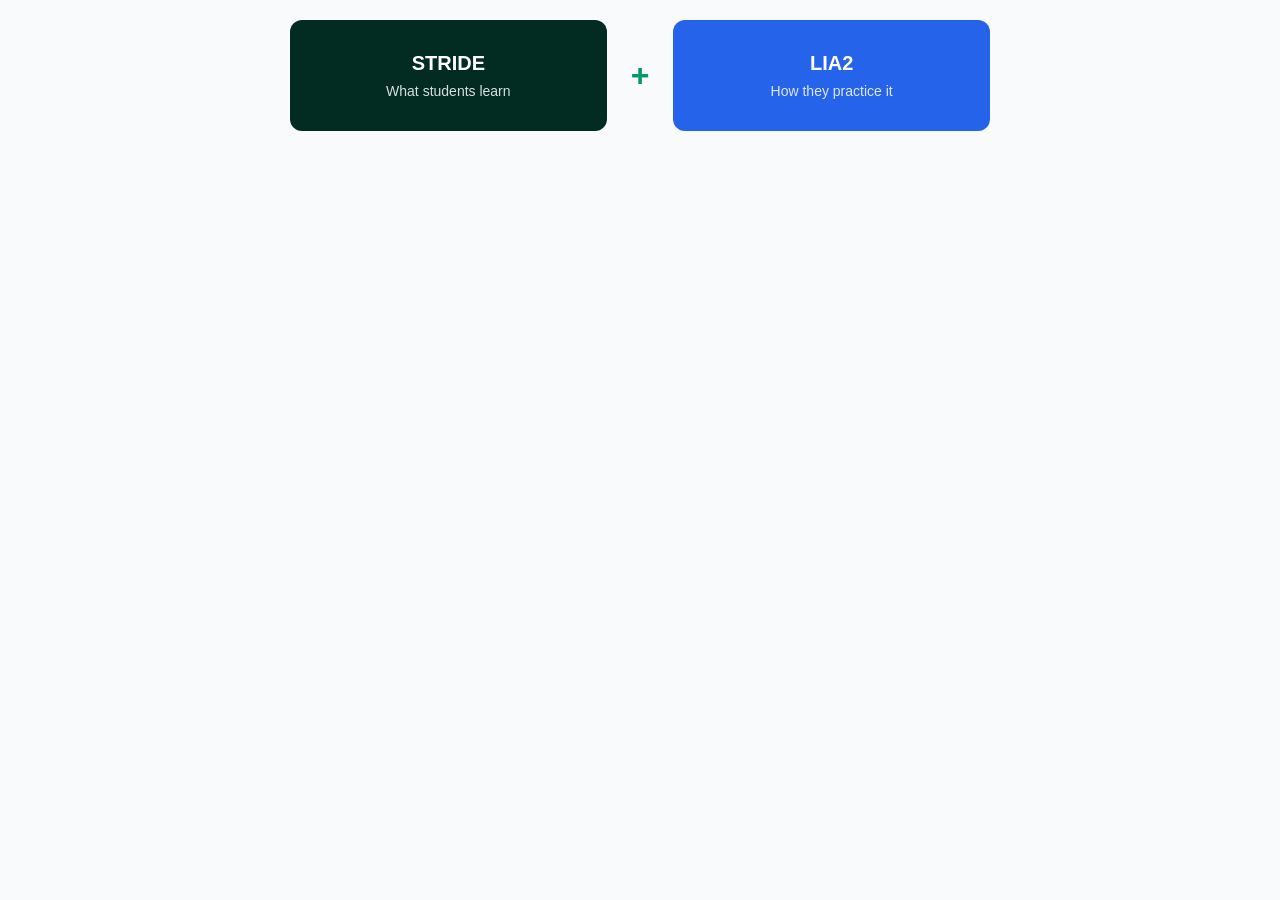
<file: embeds/integration-visual.html>
<!DOCTYPE html>
<html lang="en">
<head>
  <meta charset="UTF-8">
  <meta name="viewport" content="width=device-width, initial-scale=1.0">
  <title>STRIDE + LIA2 Integration Visual</title>
  <style>
    body { font-family: 'Inter', sans-serif; margin: 0; padding: 20px; background: #F8FAFC; }
    .integration { display: flex; gap: 24px; align-items: center; justify-content: center; max-width: 700px; margin: 0 auto; }
    .component { flex: 1; padding: 32px 24px; border-radius: 12px; text-align: center; }
    .stride-box { background: #022C22; color: white; }
    .lia2-box { background: #2563EB; color: white; }
    .component h3 { font-size: 20px; font-weight: 800; margin: 0 0 8px; color: white; }
    .component p { font-size: 14px; opacity: 0.85; margin: 0; }
    .connector { font-size: 32px; color: #059669; font-weight: 800; }
    @media (max-width: 500px) { .integration { flex-direction: column; } .connector { transform: rotate(90deg); } }
  </style>
</head>
<body>
  <div class="integration">
    <div class="component stride-box"><h3>STRIDE</h3><p>What students learn</p></div>
    <div class="connector">+</div>
    <div class="component lia2-box"><h3>LIA2</h3><p>How they practice it</p></div>
  </div>
</body>
</html>
</file>
<file: css/style.css>
/* ========================================
   STRIDE K-12 Design System
   ======================================== */

:root {
  /* Colors */
  --color-blue: #2563EB;
  --color-blue-light: #60A5FA;
  --color-emerald: #059669;
  --color-emerald-bright: #34D399;
  --color-forest: #022C22;
  --color-mint: #ECFDF5;
  --color-slate-50: #F8FAFC;
  --color-slate-800: #1E293B;
  --color-slate-700: #334155;
  --color-slate-500: #64748B;
  --color-red: #DC2626;
  --color-amber: #F59E0B;
  --color-green: #16A34A;
  --color-white: #FFFFFF;

  /* Typography */
  --font-xs: 0.75rem;
  --font-sm: 0.875rem;
  --font-base: 1.125rem;
  --font-lg: 1.25rem;
  --font-xl: 1.5rem;
  --font-2xl: 1.75rem;
  --font-3xl: 2.25rem;
  --font-4xl: 3rem;
  --font-5xl: 3.5rem;

  --weight-normal: 400;
  --weight-medium: 500;
  --weight-semibold: 600;
  --weight-bold: 700;
  --weight-extrabold: 800;

  /* Spacing */
  --space-xs: 0.25rem;
  --space-sm: 0.5rem;
  --space-md: 1rem;
  --space-lg: 1.5rem;
  --space-xl: 2rem;
  --space-2xl: 3rem;
  --space-3xl: 5rem;
  --space-4xl: 7.5rem;

  --max-width: 1200px;
  --border-radius: 8px;
  --border-radius-lg: 12px;

  /* Shadows */
  --shadow-sm: 0 1px 2px rgba(0, 0, 0, 0.05);
  --shadow-md: 0 4px 6px -1px rgba(0, 0, 0, 0.07), 0 2px 4px rgba(0, 0, 0, 0.05);
  --shadow-lg: 0 10px 15px -3px rgba(0, 0, 0, 0.08), 0 4px 6px rgba(0, 0, 0, 0.04);
  --shadow-xl: 0 20px 25px -5px rgba(0, 0, 0, 0.1), 0 8px 10px rgba(0, 0, 0, 0.04);
}

/* ========================================
   Reset & Base
   ======================================== */

*, *::before, *::after {
  margin: 0;
  padding: 0;
  box-sizing: border-box;
}

html {
  scroll-behavior: smooth;
}

body {
  font-family: 'Inter', -apple-system, BlinkMacSystemFont, 'Segoe UI', Roboto, sans-serif;
  font-size: var(--font-base);
  font-weight: var(--weight-normal);
  color: var(--color-slate-700);
  line-height: 1.7;
  -webkit-font-smoothing: antialiased;
  -moz-osx-font-smoothing: grayscale;
}

img {
  max-width: 100%;
  display: block;
}

a {
  color: var(--color-blue);
  text-decoration: none;
  transition: color 0.2s;
}

a:hover {
  color: var(--color-emerald);
}

/* ========================================
   Typography
   ======================================== */

h1, h2, h3, h4, h5, h6 {
  line-height: 1.2;
  margin-bottom: var(--space-lg);
}

h1 {
  font-size: var(--font-4xl);
  font-weight: var(--weight-extrabold);
  color: var(--color-forest);
}

h2 {
  font-size: var(--font-2xl);
  font-weight: var(--weight-bold);
  color: var(--color-slate-800);
}

h3 {
  font-size: var(--font-xl);
  font-weight: var(--weight-bold);
  color: var(--color-blue);
}

h4 {
  font-size: var(--font-lg);
  font-weight: var(--weight-semibold);
  color: var(--color-slate-800);
}

.section-label {
  text-transform: uppercase;
  letter-spacing: 0.1em;
  font-size: var(--font-sm);
  font-weight: var(--weight-semibold);
  color: var(--color-blue);
  margin-bottom: var(--space-sm);
}

.lead {
  font-size: var(--font-lg);
  color: var(--color-slate-500);
  line-height: 1.8;
  margin-bottom: var(--space-xl);
}

/* ========================================
   Layout
   ======================================== */

.container {
  max-width: var(--max-width);
  margin: 0 auto;
  padding: 0 var(--space-lg);
}

.section {
  padding: var(--space-3xl) 0;
}

.section-gray {
  background-color: var(--color-slate-50);
}

.section-navy {
  background-color: var(--color-forest);
  color: var(--color-white);
}

.section-navy h2,
.section-navy h3 {
  color: var(--color-white);
}

.section-navy .lead {
  color: rgba(255, 255, 255, 0.8);
}

.section-navy .section-label {
  color: var(--color-emerald-bright);
}

.text-center {
  text-align: center;
}

/* ========================================
   Page Header & Hero
   ======================================== */

.page-header {
  background: linear-gradient(135deg, var(--color-forest) 0%, var(--color-blue) 100%);
  color: var(--color-white);
  padding: var(--space-4xl) 0 var(--space-3xl);
}

.page-header h1 {
  color: var(--color-white);
}

.page-header .lead {
  color: rgba(255, 255, 255, 0.85);
  max-width: 720px;
}

.page-header .section-label {
  color: var(--color-emerald-bright);
}

.hero {
  background: linear-gradient(135deg, var(--color-forest) 0%, var(--color-blue) 100%);
  color: var(--color-white);
  padding: 140px 0 100px;
}

.hero h1 {
  color: var(--color-white);
  font-size: var(--font-4xl);
  max-width: 800px;
}

.hero .lead {
  color: rgba(255, 255, 255, 0.85);
  max-width: 720px;
  margin-bottom: var(--space-2xl);
}

.hero .section-label {
  color: var(--color-emerald-bright);
}

.hero-buttons {
  display: flex;
  gap: var(--space-md);
  flex-wrap: wrap;
}

/* ========================================
   Grid System
   ======================================== */

.grid {
  display: grid;
  gap: var(--space-lg);
}

.grid-2 {
  grid-template-columns: repeat(2, 1fr);
}

.grid-3 {
  grid-template-columns: repeat(3, 1fr);
}

.grid-5 {
  grid-template-columns: repeat(5, 1fr);
}

@media (max-width: 768px) {
  .grid-3,
  .grid-5 {
    grid-template-columns: 1fr;
  }
}

@media (max-width: 600px) {
  .grid-2 {
    grid-template-columns: 1fr;
  }
}

/* ========================================
   Cards
   ======================================== */

.card {
  background: var(--color-white);
  border-radius: var(--border-radius-lg);
  padding: var(--space-xl);
  box-shadow: var(--shadow-md);
  transition: transform 0.2s, box-shadow 0.2s;
}

.card:hover {
  transform: translateY(-2px);
  box-shadow: var(--shadow-lg);
}

/* Stat Card */
.stat-card {
  background: var(--color-white);
  border-radius: var(--border-radius-lg);
  padding: var(--space-xl);
  box-shadow: var(--shadow-md);
  text-align: center;
  transition: transform 0.2s, box-shadow 0.2s;
}

.stat-card:hover {
  transform: translateY(-2px);
  box-shadow: var(--shadow-lg);
}

.stat-number {
  font-size: var(--font-5xl);
  font-weight: var(--weight-extrabold);
  color: var(--color-blue);
  line-height: 1;
  margin-bottom: var(--space-sm);
}

.stat-label {
  color: var(--color-slate-700);
  font-size: var(--font-base);
  line-height: 1.6;
}

/* Domain Card */
.domain-card {
  background: var(--color-white);
  border-radius: var(--border-radius-lg);
  padding: var(--space-xl);
  box-shadow: var(--shadow-md);
  transition: transform 0.2s, box-shadow 0.2s;
}

.domain-card:hover {
  transform: translateY(-2px);
  box-shadow: var(--shadow-lg);
}

.domain-letter {
  width: 56px;
  height: 56px;
  border-radius: 50%;
  background: var(--color-forest);
  color: var(--color-white);
  font-size: 24px;
  font-weight: var(--weight-extrabold);
  display: flex;
  align-items: center;
  justify-content: center;
  margin-bottom: var(--space-md);
}

.domain-card h3 {
  margin-bottom: var(--space-sm);
}

.domain-card p {
  color: var(--color-slate-700);
  font-size: var(--font-base);
}

/* Blog Card */
.blog-card {
  background: var(--color-white);
  border-radius: var(--border-radius-lg);
  box-shadow: var(--shadow-md);
  overflow: hidden;
  transition: transform 0.2s, box-shadow 0.2s;
}

.blog-card:hover {
  transform: translateY(-2px);
  box-shadow: var(--shadow-lg);
}

.blog-card-image {
  background: linear-gradient(135deg, var(--color-forest) 0%, var(--color-blue) 100%);
  height: 200px;
  display: flex;
  align-items: center;
  justify-content: center;
  padding: var(--space-xl);
}

.blog-card-image-text {
  color: rgba(255, 255, 255, 0.15);
  font-size: var(--font-4xl);
  font-weight: var(--weight-extrabold);
  letter-spacing: 0.05em;
}

.blog-card-body {
  padding: var(--space-xl);
}

.blog-card-meta {
  font-size: var(--font-sm);
  color: var(--color-slate-500);
  margin-bottom: var(--space-sm);
}

.blog-card-body h3 {
  font-size: var(--font-lg);
  color: var(--color-slate-800);
  margin-bottom: var(--space-sm);
}

.blog-card-body p {
  color: var(--color-slate-700);
  font-size: var(--font-sm);
  margin-bottom: var(--space-md);
}

.read-more {
  color: var(--color-emerald);
  font-weight: var(--weight-semibold);
  font-size: var(--font-sm);
}

.read-more:hover {
  color: #047857;
}

/* Download Card */
.download-card {
  background: var(--color-white);
  border-radius: var(--border-radius-lg);
  padding: var(--space-xl);
  box-shadow: var(--shadow-md);
  transition: transform 0.2s, box-shadow 0.2s;
}

.download-card:hover {
  transform: translateY(-2px);
  box-shadow: var(--shadow-lg);
}

.download-icon {
  display: inline-block;
  background: var(--color-red);
  color: var(--color-white);
  font-size: var(--font-xs);
  font-weight: var(--weight-bold);
  padding: 4px 10px;
  border-radius: 4px;
  margin-bottom: var(--space-md);
  text-transform: uppercase;
  letter-spacing: 0.05em;
}

.download-card h3 {
  color: var(--color-slate-800);
  margin-bottom: var(--space-sm);
}

.download-card p {
  color: var(--color-slate-700);
  font-size: var(--font-sm);
  margin-bottom: var(--space-lg);
}

/* ========================================
   Buttons
   ======================================== */

.btn {
  display: inline-block;
  padding: 14px 32px;
  border-radius: var(--border-radius);
  font-size: 1rem;
  font-weight: var(--weight-semibold);
  font-family: inherit;
  cursor: pointer;
  transition: all 0.2s;
  text-align: center;
  text-decoration: none;
  border: none;
  line-height: 1.4;
}

.btn-primary {
  background: var(--color-emerald);
  color: var(--color-white);
}

.btn-primary:hover {
  background: #047857;
  color: var(--color-white);
}

.btn-secondary {
  background: transparent;
  border: 2px solid var(--color-white);
  color: var(--color-white);
}

.btn-secondary:hover {
  background: var(--color-white);
  color: var(--color-blue);
}

.btn-outline {
  background: transparent;
  border: 2px solid var(--color-blue);
  color: var(--color-blue);
}

.btn-outline:hover {
  background: var(--color-blue);
  color: var(--color-white);
}

.btn-sm {
  padding: 10px 24px;
  font-size: var(--font-sm);
}

.btn-lg {
  padding: 16px 40px;
  font-size: var(--font-base);
}

.btn-disabled {
  opacity: 0.5;
  cursor: not-allowed;
  pointer-events: none;
}

/* ========================================
   Traffic Light
   ======================================== */

.traffic-light {
  display: flex;
  gap: var(--space-lg);
}

.traffic-item {
  flex: 1;
  padding: var(--space-xl);
  border-radius: var(--border-radius);
  border-left: 4px solid;
}

.traffic-red {
  border-color: var(--color-red);
  background: #FEF2F2;
}

.traffic-yellow {
  border-color: var(--color-amber);
  background: #FFFBEB;
}

.traffic-green {
  border-color: var(--color-green);
  background: #F0FDF4;
}

.traffic-item h4 {
  margin-bottom: var(--space-sm);
}

.traffic-red h4 {
  color: var(--color-red);
}

.traffic-yellow h4 {
  color: var(--color-amber);
}

.traffic-green h4 {
  color: var(--color-green);
}

@media (max-width: 768px) {
  .traffic-light {
    flex-direction: column;
  }
}

/* ========================================
   PROMPT Steps
   ======================================== */

.prompt-steps {
  display: flex;
  gap: var(--space-lg);
  flex-wrap: wrap;
}

.prompt-step {
  flex: 1;
  min-width: 140px;
  text-align: center;
}

.step-letter {
  width: 48px;
  height: 48px;
  border-radius: 50%;
  background: var(--color-blue);
  color: var(--color-white);
  font-size: 20px;
  font-weight: var(--weight-extrabold);
  display: flex;
  align-items: center;
  justify-content: center;
  margin: 0 auto var(--space-sm);
}

.prompt-step h4 {
  font-size: var(--font-sm);
  margin-bottom: var(--space-xs);
}

.prompt-step p {
  font-size: var(--font-xs);
  color: var(--color-slate-500);
}

@media (max-width: 768px) {
  .prompt-steps {
    display: grid;
    grid-template-columns: repeat(2, 1fr);
  }
}

/* ========================================
   Callout
   ======================================== */

.callout {
  background: var(--color-mint);
  border-left: 4px solid var(--color-blue);
  padding: var(--space-xl);
  border-radius: var(--border-radius);
  margin-bottom: var(--space-xl);
}

.callout h3 {
  color: var(--color-slate-800);
  margin-bottom: var(--space-sm);
}

.callout p {
  margin-bottom: var(--space-md);
}

.callout p:last-child {
  margin-bottom: 0;
}

/* ========================================
   Feature Highlight
   ======================================== */

.feature-highlight {
  display: grid;
  grid-template-columns: 1fr 1fr;
  gap: var(--space-2xl);
  align-items: start;
}

@media (max-width: 768px) {
  .feature-highlight {
    grid-template-columns: 1fr;
  }
}

/* ========================================
   Tabs (Framework Page)
   ======================================== */

.tabs {
  margin-top: var(--space-xl);
}

.tab-list {
  display: flex;
  gap: var(--space-sm);
  border-bottom: 2px solid #E2E8F0;
  margin-bottom: var(--space-xl);
  flex-wrap: wrap;
}

.tab-btn {
  padding: var(--space-md) var(--space-xl);
  background: none;
  border: none;
  font-family: inherit;
  font-size: var(--font-base);
  font-weight: var(--weight-semibold);
  color: var(--color-slate-500);
  cursor: pointer;
  border-bottom: 3px solid transparent;
  margin-bottom: -2px;
  transition: color 0.2s, border-color 0.2s;
}

.tab-btn:hover {
  color: var(--color-blue);
}

.tab-btn.active {
  color: var(--color-blue);
  border-bottom-color: var(--color-blue);
}

.tab-panel {
  display: none;
}

.tab-panel.active {
  display: block;
}

.tab-panel h3 {
  margin-bottom: var(--space-sm);
}

.tab-panel p {
  margin-bottom: var(--space-md);
}

/* ========================================
   Agent Cards
   ======================================== */

.agent-card {
  background: var(--color-white);
  border-radius: var(--border-radius-lg);
  padding: var(--space-xl);
  box-shadow: var(--shadow-md);
  display: flex;
  gap: var(--space-md);
  align-items: flex-start;
}

.agent-number {
  width: 40px;
  height: 40px;
  border-radius: 50%;
  background: var(--color-blue);
  color: var(--color-white);
  font-weight: var(--weight-bold);
  display: flex;
  align-items: center;
  justify-content: center;
  flex-shrink: 0;
}

.agent-card h4 {
  margin-bottom: var(--space-xs);
}

.agent-card p {
  font-size: var(--font-sm);
  color: var(--color-slate-700);
}

/* ========================================
   Guardrail Layer
   ======================================== */

.guardrail-item {
  display: flex;
  gap: var(--space-md);
  align-items: flex-start;
  margin-bottom: var(--space-xl);
}

.guardrail-number {
  width: 48px;
  height: 48px;
  border-radius: 50%;
  background: var(--color-forest);
  color: var(--color-white);
  font-size: var(--font-lg);
  font-weight: var(--weight-extrabold);
  display: flex;
  align-items: center;
  justify-content: center;
  flex-shrink: 0;
}

.guardrail-item h4 {
  margin-bottom: var(--space-xs);
}

/* ========================================
   Toolkit Grid
   ======================================== */

.toolkit-card {
  background: var(--color-white);
  border-radius: var(--border-radius-lg);
  padding: var(--space-xl);
  box-shadow: var(--shadow-md);
  text-align: center;
  transition: transform 0.2s, box-shadow 0.2s;
}

.toolkit-card:hover {
  transform: translateY(-2px);
  box-shadow: var(--shadow-lg);
}

.toolkit-icon {
  font-size: var(--font-2xl);
  margin-bottom: var(--space-md);
}

.toolkit-card h4 {
  margin-bottom: var(--space-sm);
}

.toolkit-card p {
  font-size: var(--font-sm);
  color: var(--color-slate-500);
}

/* ========================================
   Rubric Table
   ======================================== */

.rubric-table {
  width: 100%;
  border-collapse: collapse;
  margin-top: var(--space-xl);
  font-size: var(--font-sm);
}

.rubric-table th,
.rubric-table td {
  padding: var(--space-md);
  text-align: left;
  border-bottom: 1px solid #E2E8F0;
}

.rubric-table th {
  background: var(--color-forest);
  color: var(--color-white);
  font-weight: var(--weight-semibold);
}

.rubric-table tr:hover {
  background: var(--color-slate-50);
}

/* ========================================
   Navbar
   ======================================== */

.navbar {
  position: fixed;
  top: 0;
  left: 0;
  right: 0;
  z-index: 1000;
  background: var(--color-white);
  padding: 0 var(--space-lg);
  transition: box-shadow 0.3s;
}

.navbar.scrolled {
  box-shadow: var(--shadow-md);
}

.navbar .container {
  display: flex;
  align-items: center;
  justify-content: space-between;
  height: 72px;
}

.nav-brand {
  font-size: var(--font-xl);
  font-weight: var(--weight-extrabold);
  text-decoration: none;
  display: flex;
  align-items: center;
}

.nav-brand .stride {
  color: var(--color-forest);
}

.nav-brand .k12 {
  color: var(--color-blue);
}

.nav-links {
  display: flex;
  align-items: center;
  gap: var(--space-xl);
  list-style: none;
}

.nav-links a {
  color: var(--color-slate-700);
  font-weight: var(--weight-medium);
  font-size: var(--font-sm);
  text-decoration: none;
  transition: color 0.2s;
  position: relative;
}

.nav-links a:hover,
.nav-links a.active {
  color: var(--color-blue);
}

.nav-links a.active::after {
  content: '';
  position: absolute;
  bottom: -4px;
  left: 0;
  right: 0;
  height: 2px;
  background: var(--color-blue);
}

.nav-cta {
  background: var(--color-emerald);
  color: var(--color-white) !important;
  padding: 10px 20px;
  border-radius: var(--border-radius);
  font-weight: var(--weight-semibold) !important;
}

.nav-cta:hover {
  background: #047857;
  color: var(--color-white) !important;
}

.nav-cta.active::after {
  display: none;
}

.nav-toggle {
  display: none;
  background: none;
  border: none;
  cursor: pointer;
  padding: var(--space-sm);
}

.nav-toggle span {
  display: block;
  width: 24px;
  height: 2px;
  background: var(--color-slate-800);
  margin: 5px 0;
  transition: transform 0.3s, opacity 0.3s;
}

@media (max-width: 768px) {
  .nav-toggle {
    display: block;
  }

  .nav-links {
    display: none;
    position: absolute;
    top: 72px;
    left: 0;
    right: 0;
    background: var(--color-white);
    flex-direction: column;
    padding: var(--space-lg);
    gap: var(--space-md);
    box-shadow: var(--shadow-lg);
  }

  .navbar.nav-open .nav-links {
    display: flex;
  }

  .navbar.nav-open .nav-toggle span:nth-child(1) {
    transform: rotate(45deg) translate(5px, 5px);
  }

  .navbar.nav-open .nav-toggle span:nth-child(2) {
    opacity: 0;
  }

  .navbar.nav-open .nav-toggle span:nth-child(3) {
    transform: rotate(-45deg) translate(5px, -5px);
  }
}

/* ========================================
   Footer
   ======================================== */

.footer {
  background: var(--color-forest);
  color: rgba(255, 255, 255, 0.7);
  padding: var(--space-3xl) 0 var(--space-xl);
}

.footer-grid {
  display: grid;
  grid-template-columns: 2fr 1fr 1fr 1fr;
  gap: var(--space-2xl);
}

.footer-brand {
  font-size: var(--font-xl);
  font-weight: var(--weight-extrabold);
  color: var(--color-white);
  margin-bottom: var(--space-md);
}

.footer-brand .stride {
  color: var(--color-white);
}

.footer-brand .k12 {
  color: var(--color-blue-light);
}

.footer p {
  font-size: var(--font-sm);
  line-height: 1.7;
}

.footer h4 {
  color: var(--color-white);
  font-size: var(--font-sm);
  font-weight: var(--weight-semibold);
  text-transform: uppercase;
  letter-spacing: 0.05em;
  margin-bottom: var(--space-md);
}

.footer-links {
  list-style: none;
}

.footer-links li {
  margin-bottom: var(--space-sm);
}

.footer-links a {
  color: rgba(255, 255, 255, 0.7);
  font-size: var(--font-sm);
  text-decoration: none;
  transition: color 0.2s;
}

.footer-links a:hover {
  color: var(--color-white);
}

.footer-bottom {
  border-top: 1px solid rgba(255, 255, 255, 0.1);
  margin-top: var(--space-2xl);
  padding-top: var(--space-xl);
  text-align: center;
  font-size: var(--font-xs);
  color: rgba(255, 255, 255, 0.5);
}

@media (max-width: 768px) {
  .footer-grid {
    grid-template-columns: 1fr 1fr;
    gap: var(--space-xl);
  }
}

@media (max-width: 480px) {
  .footer-grid {
    grid-template-columns: 1fr;
  }
}

/* ========================================
   Scroll Animations
   ======================================== */

.fade-up {
  opacity: 0;
  transform: translateY(30px);
  transition: opacity 0.6s ease, transform 0.6s ease;
}

.fade-up.visible {
  opacity: 1;
  transform: translateY(0);
}

/* ========================================
   Responsive Hero
   ======================================== */

@media (min-width: 769px) {
  .hero h1 {
    font-size: var(--font-5xl);
  }
}

@media (max-width: 768px) {
  .hero {
    padding: 120px 0 60px;
  }

  .page-header {
    padding: 100px 0 60px;
  }

  h1 {
    font-size: var(--font-3xl);
  }

  h2 {
    font-size: var(--font-xl);
  }
}

/* ========================================
   Credential List
   ======================================== */

.credential-list,
.highlight-list {
  list-style: none;
  padding: 0;
}

.credential-list li,
.highlight-list li {
  padding: var(--space-sm) 0;
  padding-left: var(--space-lg);
  position: relative;
  font-size: var(--font-sm);
}

.credential-list li::before,
.highlight-list li::before {
  content: '';
  position: absolute;
  left: 0;
  top: 14px;
  width: 8px;
  height: 8px;
  border-radius: 50%;
  background: var(--color-emerald);
}

/* ========================================
   Utility
   ======================================== */

.mb-0 { margin-bottom: 0; }
.mb-sm { margin-bottom: var(--space-sm); }
.mb-md { margin-bottom: var(--space-md); }
.mb-lg { margin-bottom: var(--space-lg); }
.mb-xl { margin-bottom: var(--space-xl); }
.mb-2xl { margin-bottom: var(--space-2xl); }
.mb-3xl { margin-bottom: var(--space-3xl); }

.mt-lg { margin-top: var(--space-lg); }
.mt-xl { margin-top: var(--space-xl); }
.mt-2xl { margin-top: var(--space-2xl); }
</file>
